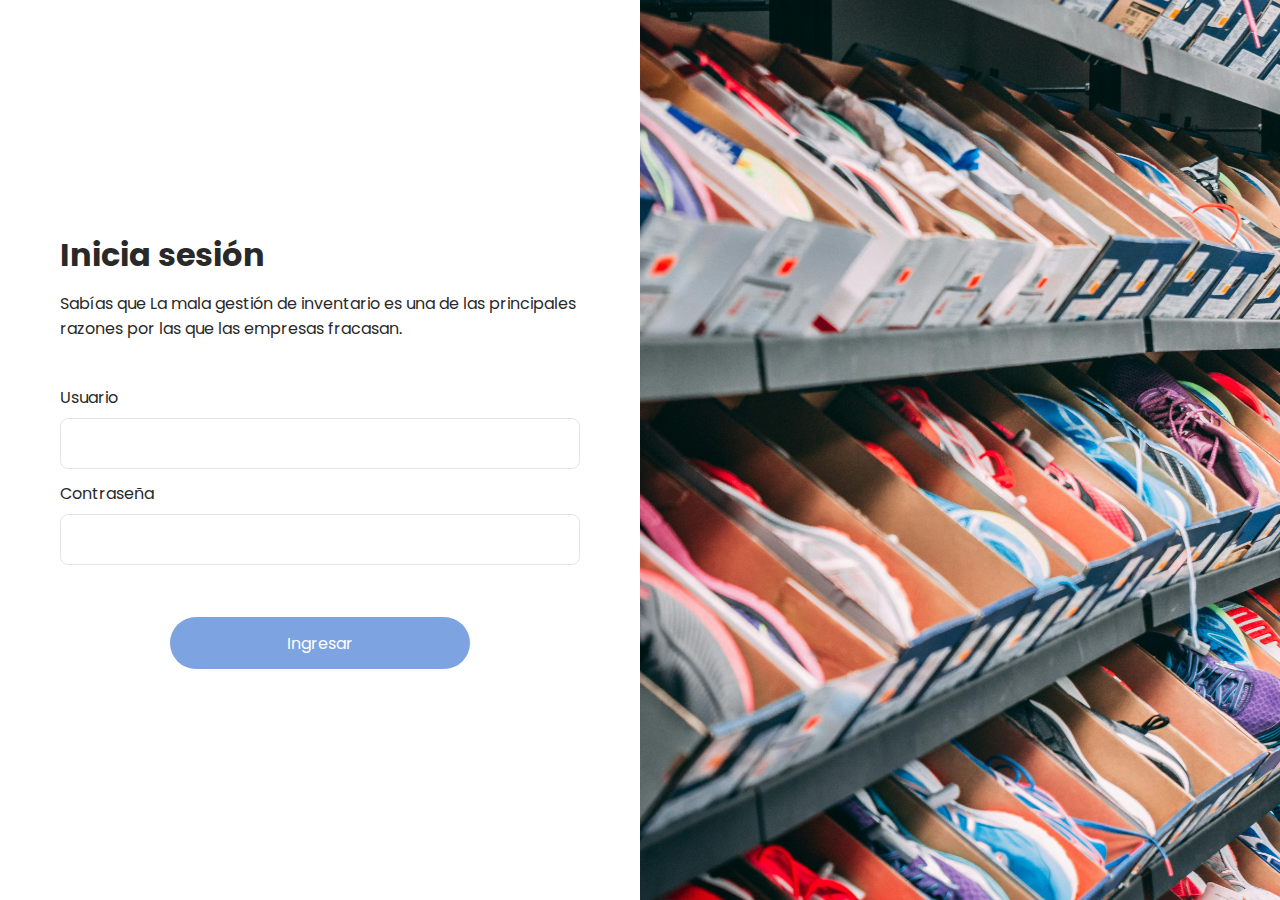
<file: index.html>
<!DOCTYPE html>
<html lang="en">

<head>
    <meta charset="UTF-8">
    <meta name="viewport" content="width=device-width, initial-scale=1.0">
    <title>Calzado</title>
    <style>
        @import url('https://fonts.googleapis.com/css2?family=PT+Sans:ital,wght@0,400;0,700;1,400;1,700&family=Poppins:ital,wght@0,100;0,200;0,300;0,400;0,500;0,600;0,700;0,800;0,900;1,100;1,200;1,300;1,400;1,500;1,600;1,700;1,800;1,900&display=swap');


        * {
            margin: 0;
            padding: 0;
            font-family: 'Poppins';
            color: #292929;
        }

        body {
            display: grid;
            grid-template-columns: 50% 50%;
        }

        body img {
            height: 100vh;
            width: 100%;
            object-fit: cover;
        }

        .sign-in {
            height: 100vh;
            max-width: 700px;
            box-sizing: border-box;
            padding: 80px 60px;
            display: grid;
            align-content: center;
            gap: 12px;
            margin: auto;
        }

        .sign-in p {
            margin-bottom: 32px;
        }

        .input-text {
            display: flex;
            flex-direction: column;
            gap: 8px;
        }

        .input-text input {
            box-sizing: border-box;
            background: white;
            padding: 12px 12px;
            border-radius: 8px;
            border: 1px solid #E5E5E5;
            font-size: 16px;

        }

        .input-text input:focus {
            border: 1px solid #D0D0D0;
            outline: none;
        }

        .loggin-button {
            display: block;
            cursor: pointer;
            border: none;
            border-radius: 40px;
            text-decoration: none;
            background: #7da3e1;
            width: 300px;
            height: 52px;
            display: grid;
            place-items: center;
            color: white;
            place-self: center;
            margin-top: 40px;
        }

        .loggin-button:hover {
            background: #5584CE;
        }

        @media (max-width: 824px) {
            body {
                grid-template-columns: 1fr;

            }


            .sign-in {
                height: 100vh;
                max-width: 460px;
                box-sizing: border-box;
                padding: 24px;
                display: grid;
                align-content: center;
                gap: 12px;
                margin: auto;
            }


            img {
                display: none;
            }
        }
    </style>
</head>

<body>
    <div class="sign-in">
        <h1>Inicia sesión</h1>

        <p>Sabías que La mala gestión de inventario es una de las principales razones por las que las empresas fracasan.
        </p>

        <div class="input-text">
            <label for="">Usuario</label>
            <input type="text" id="username">
        </div>

        <div class="input-text">
            <label for="">Contraseña</label>
            <input type="password" id="password">
        </div>

        <a class="loggin-button" href="#" id="loggin-button">Ingresar</a>

        <!-- <script src="./start.js"></script> -->

        <script src="./src/utils/fetch.js"></script>
        <script src="./src/api/auth/login.js"></script>
        <script src="./src/controllers/login-controller.js"></script>

    </div>
    <img src="./src/img/signin.jpg" alt="">


</body>

</html>
</file>
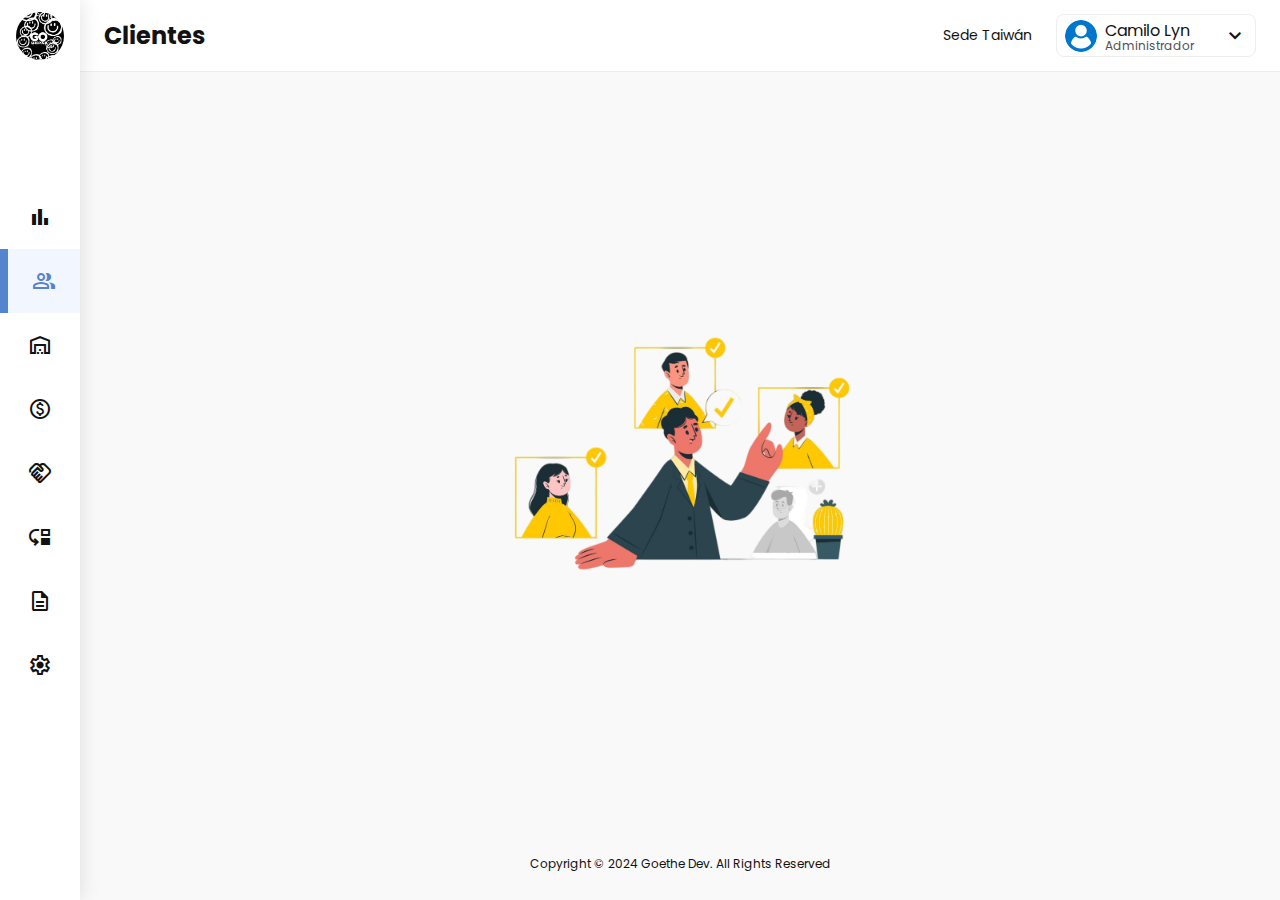
<file: admin/clients.html>
<!DOCTYPE html>
<html lang="en">
<head>
    <meta charset="UTF-8">
    <meta name="viewport" content="width=device-width, initial-scale=1.0">
    <title>admin</title>
    <link rel="stylesheet" href="./main.css">
    <link rel="stylesheet" href="./src/clients.css">
    <link rel="stylesheet" href="https://fonts.googleapis.com/css2?family=Material+Symbols+Outlined:opsz,wght,FILL,GRAD@24,400,0,0" />
</head>
<body>
    <aside class="sidebar shadow">
        <span class="material-symbols-outlined close">close</span>
        <div class="company-info">
            <img src="../src/img/logo.jpg" alt="">
            <h3>Go Shopper Trend</h3>
        </div>

        <div class="sidebar-options">
            <ul>
                <li><a href="./resumen.html" class=""><span class="material-symbols-outlined">bar_chart</span><p>Resumen</p></a></li>
                <li><a href="#" class="option-selected"><span class="material-symbols-outlined">group</span><p>Clientes</p></a></li>
                <li><a href="./stock.html" class=""><span class="material-symbols-outlined">warehouse</span><p>Stock</p></a></li>
                <li><a href="./solds.html" class=""><span class="material-symbols-outlined">paid</span><p>Ventas</p></a></li>
                <li><a href="./remision.html" class=""><span class="material-symbols-outlined">handshake</span><p>Remisiones</p></a></li>
                <li><a href="./traslados.html" class=""><span class="material-symbols-outlined">move_down</span><p>Traslados almacén</p></a></li>
                <li><a href="./inform.html" class=""><span class="material-symbols-outlined">description</span><p>Informes</p></a></li>
                <li><a href="./settings.html" class=""><span class="material-symbols-outlined">settings</span><p>Configuración</p></a></li>
            </ul>

          </div>
    </aside>


    <main class="mainContent">
        <header>
            
            <div>
                <span class="material-symbols-outlined menu-icon">menu</span>
                <h2>Clientes</h2>
            </div>

            <div class="info-user">

                <p>Sede Taiwán</p>
                <div class="user-rol">
                    <img src="../src/img/profile.png" alt="user profile foto">
                    <p>Camilo Lyn</p>
                    <p>Administrador</p>
                    <span class="material-symbols-outlined">
                        keyboard_arrow_down
                    </span>
                </div>

                <div class="user-tooltip shadow">
                    <div>
                        <h3>Camilo Lyn</h3>
                        <p>Administrador</p>
                        <p>Sede Taiwán</p>
                    </div>

                    <ul class="option-list">
                        <li><a id="editUser"><span class="material-symbols-outlined">person</span>Perfil</a></li>
                        <li><a id="changeLocation"><span class="material-symbols-outlined">location_on</span>Sede</a></li>
                        <li><a href="../index.html"><span class="material-symbols-outlined">logout</span>Salir</a></li>
                    </ul>

                </div>

            </div>
        </header>

        <section class="container container-clients">
            <img src="../src/img/clientes.png" alt="">
        </section>

        <footer>
            <p>Copyright  © 2024 Goethe Dev. All Rights Reserved</p>
        </footer>
    </main>

    <!-- Popup sede -->
    <div class="popup" id="popup">
        <div class="overlay"></div>
        <div class="popup-box small center shadow">
            <h2>Cambiar sede</h2>
            <div class="popup-content">
                <select class="lista-desplegable">
                    <option value="0">Seleccionar</option>
                    <option value="1">Sede Taiwán</option>
                    <option value="2">Sede Norte</option>
                    <option value="3">Sede Urbanización el Parque</option>
                  </select>    
            </div>
            
            <div class="popup-controls">
                <button class="close-btn">Cancelar</button>
                <button class="submit-btn">Ok</button>
            </div>
        </div>
     </div>

     <!-- Popup USER -->
     <div class="popup" id="popup-user">
        <div class="overlay"></div>
        <div class="popup-box small center shadow">
            <h2>Editar perfil</h2>
            <div class="popup-content edit-profile">
                <div class="change-foto">
                    <img src="../src/img/profile.png" alt="">
                    <span class="material-symbols-outlined">edit</span>
                </div> 
                <table>
                    <tbody>
                        <tr>
                            <td>Nombre</td>
                            <td>Camilo Lyn</td>
                        </tr>
                        <tr>
                            <td>Usuario</td>
                            <td>clyn-admin</td>
                        </tr>
                        <tr>
                            <td>Email</td>
                            <td>camilo-lyn@gmail.com</td>
                        </tr>
                        <tr>
                            <td>Teléfono</td>
                            <td>322 407 0716</td>
                        </tr>
                        <tr>
                            <td>Rol</td>
                            <td>admin</td>
                        </tr>
                        <tr>
                            <td>Sedes</td>
                            <td>- Sede Taiwán <br>- Sede Norte <br>- Sede Urbanización el Parque</td>
                        </tr>
                    </tbody>
                </table>

            </div>
            
            <div class="popup-controls">
                <button class="close-btn">Cancelar</button>
                <button class="submit-btn">Ok</button>
            </div>
        </div>
     </div>

    <script src="./main.js"></script>
</body>
</html>
</file>
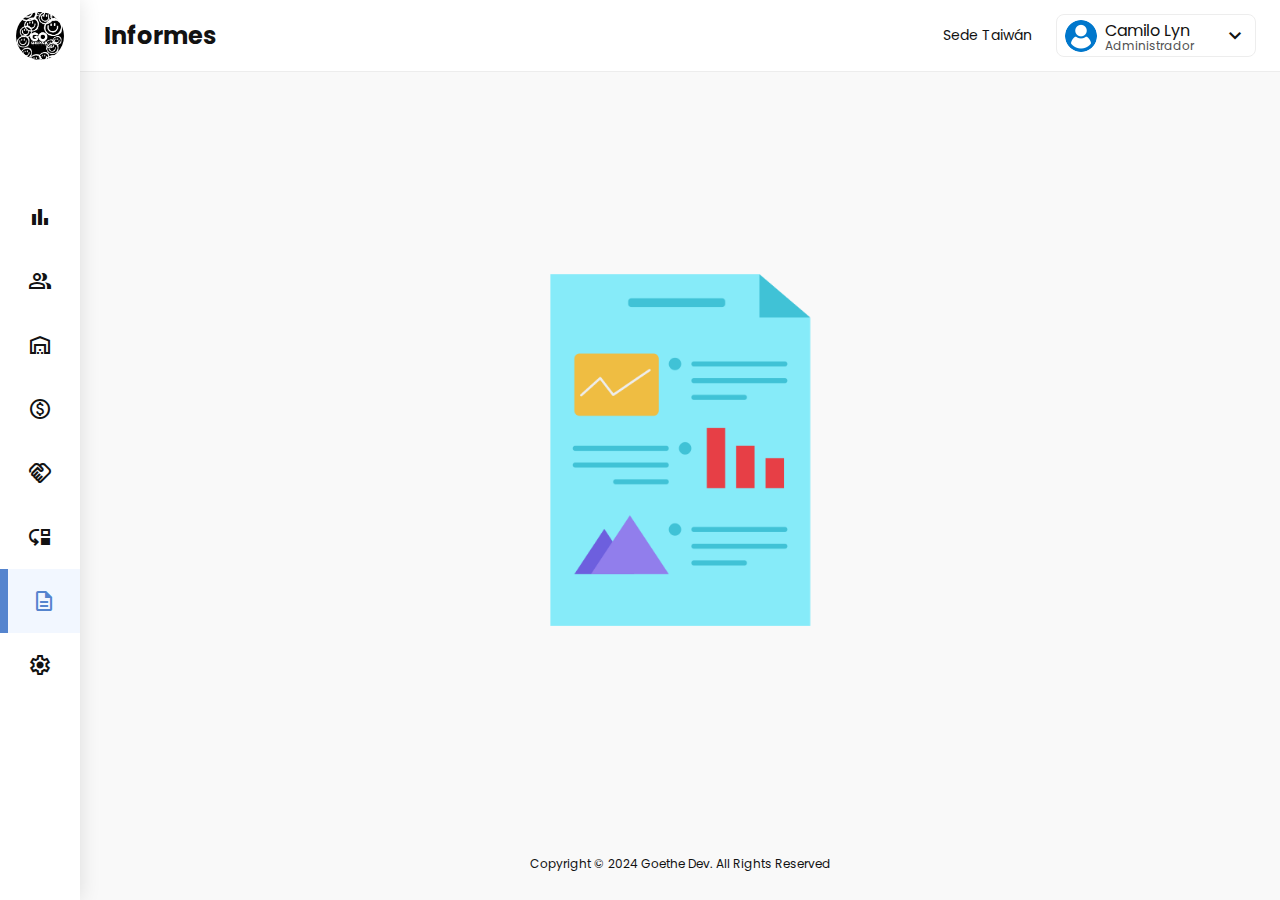
<file: admin/inform.html>
<!DOCTYPE html>
<html lang="en">
<head>
    <meta charset="UTF-8">
    <meta name="viewport" content="width=device-width, initial-scale=1.0">
    <title>admin</title>
    <link rel="stylesheet" href="./main.css">
    <link rel="stylesheet" href="./src/inform.css">
    <link rel="stylesheet" href="https://fonts.googleapis.com/css2?family=Material+Symbols+Outlined:opsz,wght,FILL,GRAD@24,400,0,0" />
</head>
<body>
    <aside class="sidebar shadow">
        <span class="material-symbols-outlined close">close</span>
        <div class="company-info">
            <img src="../src/img/logo.jpg" alt="">
            <h3>Go Shopper Trend</h3>
        </div>

        <div class="sidebar-options">
            <ul>
                <li><a href="./resumen.html" class=""><span class="material-symbols-outlined">bar_chart</span><p>Resumen</p></a></li>
                <li><a href="./clients.html" class=""><span class="material-symbols-outlined">group</span><p>Clientes</p></a></li>
                <li><a href="./stock.html" class=""><span class="material-symbols-outlined">warehouse</span><p>Stock</p></a></li>
                <li><a href="./solds.html" class=""><span class="material-symbols-outlined">paid</span><p>Ventas</p></a></li>
                <li><a href="./remision.html" class=""><span class="material-symbols-outlined">handshake</span><p>Remisiones</p></a></li>
                <li><a href="./traslados.html" class=""><span class="material-symbols-outlined">move_down</span><p>Traslados almacén</p></a></li>
                <li><a href="#" class="option-selected"><span class="material-symbols-outlined">description</span><p>Informes</p></a></li>
                <li><a href="./settings.html" class=""><span class="material-symbols-outlined">settings</span><p>Configuración</p></a></li>
            </ul>

          </div>
    </aside>


    <main class="mainContent">
        <header>
            
            <div>
                <span class="material-symbols-outlined menu-icon">menu</span>
                <h2>Informes</h2>
            </div>

            <div class="info-user">

                <p>Sede Taiwán</p>
                <div class="user-rol">
                    <img src="../src/img/profile.png" alt="user profile foto">
                    <p>Camilo Lyn</p>
                    <p>Administrador</p>
                    <span class="material-symbols-outlined">
                        keyboard_arrow_down
                    </span>
                </div>

                <div class="user-tooltip shadow">
                    <div>
                        <h3>Camilo Lyn</h3>
                        <p>Administrador</p>
                        <p>Sede Taiwán</p>
                    </div>

                    <ul class="option-list">
                        <li><a id="editUser"><span class="material-symbols-outlined">person</span>Perfil</a></li>
                        <li><a id="changeLocation"><span class="material-symbols-outlined">location_on</span>Sede</a></li>
                        <li><a href="../index.html"><span class="material-symbols-outlined">logout</span>Salir</a></li>
                    </ul>

                </div>

            </div>
        </header>

        <section class="container container-inform">
            <img src="../src/img/inform.png" alt="">
        </section>

        <footer>
            <p>Copyright  © 2024 Goethe Dev. All Rights Reserved</p>
        </footer>
    </main>

    <!-- Popup sede -->
    <div class="popup" id="popup">
        <div class="overlay"></div>
        <div class="popup-box small center shadow">
            <h2>Cambiar sede</h2>
            <div class="popup-content">
                <select class="lista-desplegable">
                    <option value="0">Seleccionar</option>
                    <option value="1">Sede Taiwán</option>
                    <option value="2">Sede Norte</option>
                    <option value="3">Sede Urbanización el Parque</option>
                  </select>    
            </div>
            
            <div class="popup-controls">
                <button class="close-btn">Cancelar</button>
                <button class="submit-btn">Ok</button>
            </div>
        </div>
     </div>

     <!-- Popup USER -->
     <div class="popup" id="popup-user">
        <div class="overlay"></div>
        <div class="popup-box small center shadow">
            <h2>Editar perfil</h2>
            <div class="popup-content edit-profile">
                <div class="change-foto">
                    <img src="../src/img/profile.png" alt="">
                    <span class="material-symbols-outlined">edit</span>
                </div> 
                <table>
                    <tbody>
                        <tr>
                            <td>Nombre</td>
                            <td>Camilo Lyn</td>
                        </tr>
                        <tr>
                            <td>Usuario</td>
                            <td>clyn-admin</td>
                        </tr>
                        <tr>
                            <td>Email</td>
                            <td>camilo-lyn@gmail.com</td>
                        </tr>
                        <tr>
                            <td>Teléfono</td>
                            <td>322 407 0716</td>
                        </tr>
                        <tr>
                            <td>Rol</td>
                            <td>admin</td>
                        </tr>
                        <tr>
                            <td>Sedes</td>
                            <td>- Sede Taiwán <br>- Sede Norte <br>- Sede Urbanización el Parque</td>
                        </tr>
                    </tbody>
                </table>

            </div>
            
            <div class="popup-controls">
                <button class="close-btn">Cancelar</button>
                <button class="submit-btn">Ok</button>
            </div>
        </div>
     </div>

    <script src="./main.js"></script>
</body>
</html>
</file>
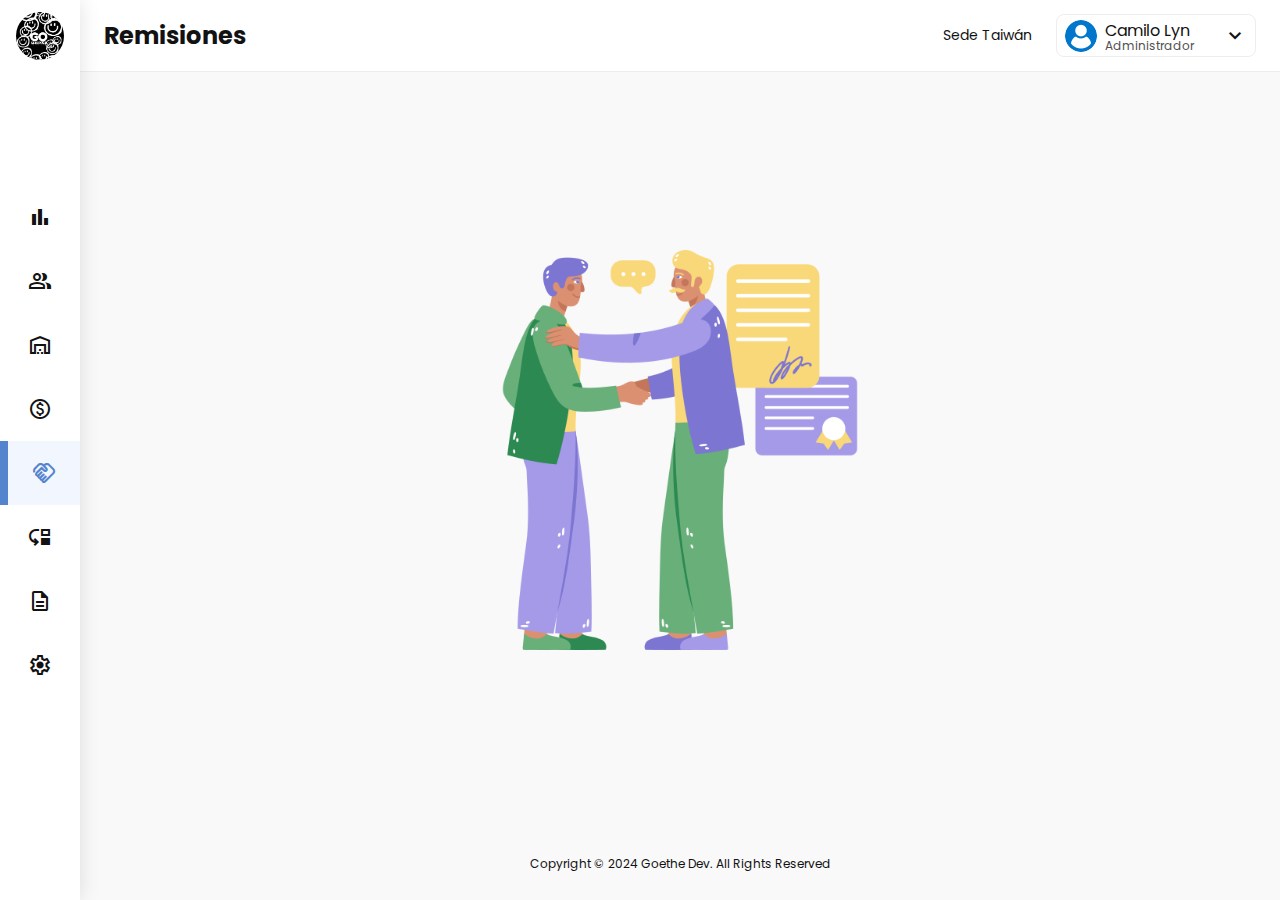
<file: admin/remision.html>
<!DOCTYPE html>
<html lang="en">
<head>
    <meta charset="UTF-8">
    <meta name="viewport" content="width=device-width, initial-scale=1.0">
    <title>admin</title>
    <link rel="stylesheet" href="./main.css">
    <link rel="stylesheet" href="./src/remision.css">
    <link rel="stylesheet" href="https://fonts.googleapis.com/css2?family=Material+Symbols+Outlined:opsz,wght,FILL,GRAD@24,400,0,0" />
</head>
<body>
    <aside class="sidebar shadow">
        <span class="material-symbols-outlined close">close</span>
        <div class="company-info">
            <img src="../src/img/logo.jpg" alt="">
            <h3>Go Shopper Trend</h3>
        </div>

        <div class="sidebar-options">
            <ul>
                <li><a href="./resumen.html" class=""><span class="material-symbols-outlined">bar_chart</span><p>Resumen</p></a></li>
                <li><a href="./clients.html" class=""><span class="material-symbols-outlined">group</span><p>Clientes</p></a></li>
                <li><a href="./stock.html" class=""><span class="material-symbols-outlined">warehouse</span><p>Stock</p></a></li>
                <li><a href="./solds.html" class=""><span class="material-symbols-outlined">paid</span><p>Ventas</p></a></li>
                <li><a href="#" class="option-selected"><span class="material-symbols-outlined">handshake</span><p>Remisiones</p></a></li>
                <li><a href="./traslados.html" class=""><span class="material-symbols-outlined">move_down</span><p>Traslados almacén</p></a></li>
                <li><a href="./inform.html" class=""><span class="material-symbols-outlined">description</span><p>Informes</p></a></li>
                <li><a href="./settings.html" class=""><span class="material-symbols-outlined">settings</span><p>Configuración</p></a></li>
            </ul>

          </div>
    </aside>


    <main class="mainContent">
        <header>
            
            <div>
                <span class="material-symbols-outlined menu-icon">menu</span>
                <h2>Remisiones</h2>
            </div>

            <div class="info-user">

                <p>Sede Taiwán</p>
                <div class="user-rol">
                    <img src="../src/img/profile.png" alt="user profile foto">
                    <p>Camilo Lyn</p>
                    <p>Administrador</p>
                    <span class="material-symbols-outlined">
                        keyboard_arrow_down
                    </span>
                </div>

                <div class="user-tooltip shadow">
                    <div>
                        <h3>Camilo Lyn</h3>
                        <p>Administrador</p>
                        <p>Sede Taiwán</p>
                    </div>

                    <ul class="option-list">
                        <li><a id="editUser"><span class="material-symbols-outlined">person</span>Perfil</a></li>
                        <li><a id="changeLocation"><span class="material-symbols-outlined">location_on</span>Sede</a></li>
                        <li><a href="../index.html"><span class="material-symbols-outlined">logout</span>Salir</a></li>
                    </ul>

                </div>

            </div>
        </header>

        <section class="container container-remision">
            <img src="../src/img/business.png" alt="">
        </section>

        <footer>
            <p>Copyright  © 2024 Goethe Dev. All Rights Reserved</p>
        </footer>
    </main>

    <!-- Popup sede -->
    <div class="popup" id="popup">
        <div class="overlay"></div>
        <div class="popup-box small center shadow">
            <h2>Cambiar sede</h2>
            <div class="popup-content">
                <select class="lista-desplegable">
                    <option value="0">Seleccionar</option>
                    <option value="1">Sede Taiwán</option>
                    <option value="2">Sede Norte</option>
                    <option value="3">Sede Urbanización el Parque</option>
                  </select>    
            </div>
            
            <div class="popup-controls">
                <button class="close-btn">Cancelar</button>
                <button class="submit-btn">Ok</button>
            </div>
        </div>
     </div>

     <!-- Popup USER -->
     <div class="popup" id="popup-user">
        <div class="overlay"></div>
        <div class="popup-box small center shadow">
            <h2>Editar perfil</h2>
            <div class="popup-content edit-profile">
                <div class="change-foto">
                    <img src="../src/img/profile.png" alt="">
                    <span class="material-symbols-outlined">edit</span>
                </div> 
                <table>
                    <tbody>
                        <tr>
                            <td>Nombre</td>
                            <td>Camilo Lyn</td>
                        </tr>
                        <tr>
                            <td>Usuario</td>
                            <td>clyn-admin</td>
                        </tr>
                        <tr>
                            <td>Email</td>
                            <td>camilo-lyn@gmail.com</td>
                        </tr>
                        <tr>
                            <td>Teléfono</td>
                            <td>322 407 0716</td>
                        </tr>
                        <tr>
                            <td>Rol</td>
                            <td>admin</td>
                        </tr>
                        <tr>
                            <td>Sedes</td>
                            <td>- Sede Taiwán <br>- Sede Norte <br>- Sede Urbanización el Parque</td>
                        </tr>
                    </tbody>
                </table>

            </div>
            
            <div class="popup-controls">
                <button class="close-btn">Cancelar</button>
                <button class="submit-btn">Ok</button>
            </div>
        </div>
     </div>

    <script src="./main.js"></script>
</body>
</html>
</file>
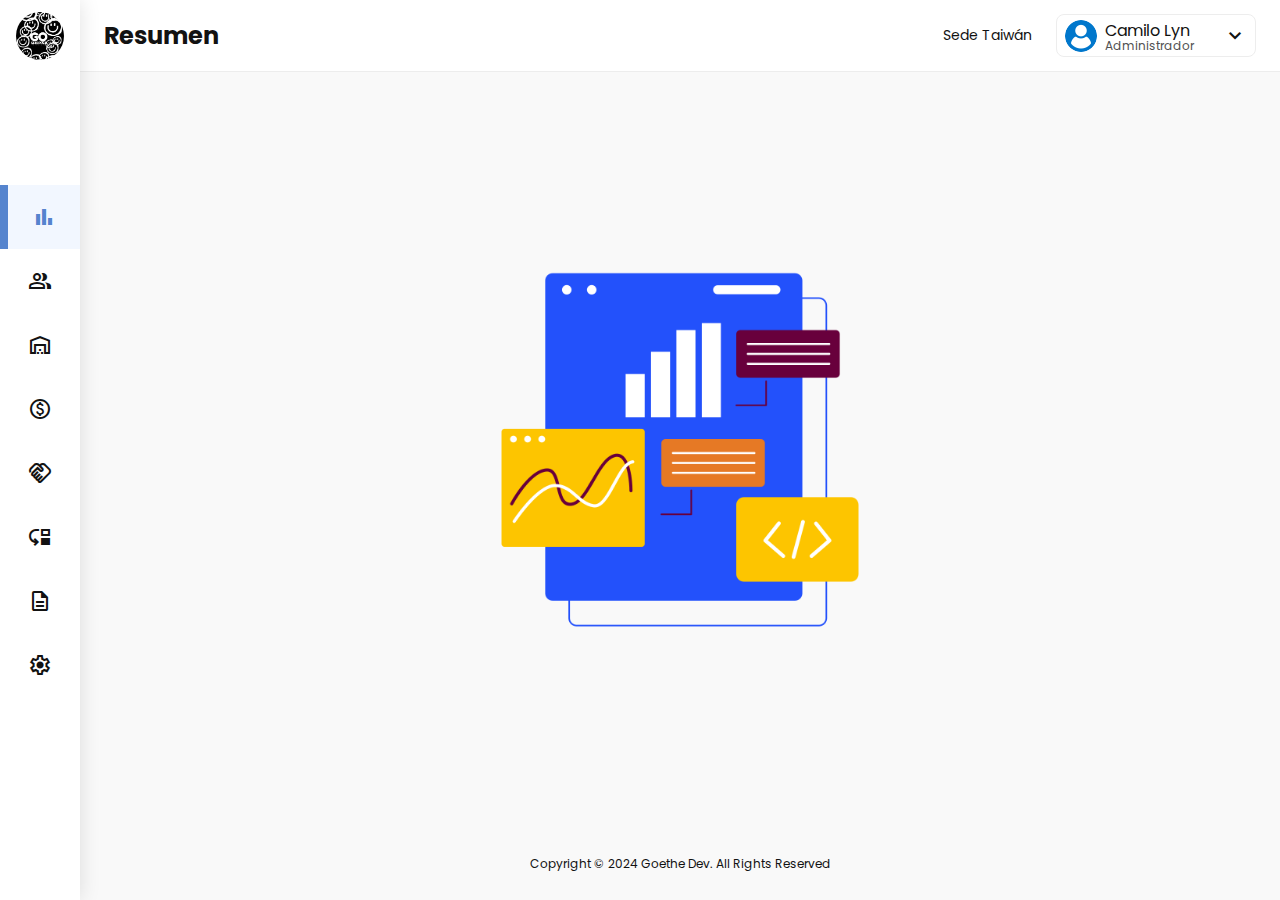
<file: admin/resumen.html>
<!DOCTYPE html>
<html lang="en">
<head>
    <meta charset="UTF-8">
    <meta name="viewport" content="width=device-width, initial-scale=1.0">
    <title>admin</title>
    <link rel="stylesheet" href="./main.css">
    <link rel="stylesheet" href="./src/resumen.css">
    <link rel="stylesheet" href="https://fonts.googleapis.com/css2?family=Material+Symbols+Outlined:opsz,wght,FILL,GRAD@24,400,0,0" />
</head>
<body>
    <aside class="sidebar shadow">
        <span class="material-symbols-outlined close">close</span>
        <div class="company-info">
            <img src="../src/img/logo.jpg" alt="">
            <h3>Go Shopper Trend</h3>
        </div>

        <div class="sidebar-options">
            <ul>
                <li><a href="#" class="option-selected"><span class="material-symbols-outlined">bar_chart</span><p>Resumen</p></a></li>
                <li><a href="./clients.html" class=""><span class="material-symbols-outlined">group</span><p>Clientes</p></a></li>
                <li><a href="./stock.html" class=""><span class="material-symbols-outlined">warehouse</span><p>Stock</p></a></li>
                <li><a href="./solds.html" class=""><span class="material-symbols-outlined">paid</span><p>Ventas</p></a></li>
                <li><a href="./remision.html" class=""><span class="material-symbols-outlined">handshake</span><p>Remisiones</p></a></li>
                <li><a href="./traslados.html" class=""><span class="material-symbols-outlined">move_down</span><p>Traslados almacén</p></a></li>
                <li><a href="./inform.html" class=""><span class="material-symbols-outlined">description</span><p>Informes</p></a></li>
                <li><a href="./settings.html" class=""><span class="material-symbols-outlined">settings</span><p>Configuración</p></a></li>
            </ul>

          </div>
    </aside>


    <main class="mainContent">
        <header>
            
            <div>
                <span class="material-symbols-outlined menu-icon">menu</span>
                <h2>Resumen</h2>
            </div>

            <div class="info-user">

                <p>Sede Taiwán</p>
                <div class="user-rol">
                    <img src="../src/img/profile.png" alt="user profile foto">
                    <p>Camilo Lyn</p>
                    <p>Administrador</p>
                    <span class="material-symbols-outlined">
                        keyboard_arrow_down
                    </span>
                </div>

                <div class="user-tooltip shadow">
                    <div>
                        <h3>Camilo Lyn</h3>
                        <p>Administrador</p>
                        <p>Sede Taiwán</p>
                    </div>

                    <ul class="option-list">
                        <li><a id="editUser"><span class="material-symbols-outlined">person</span>Perfil</a></li>
                        <li><a id="changeLocation"><span class="material-symbols-outlined">location_on</span>Sede</a></li>
                        <li><a href="../index.html"><span class="material-symbols-outlined">logout</span>Salir</a></li>
                    </ul>

                </div>

            </div>
        </header>

        <section class="container container-resumen">
            <img src="../src/img/dashboard.png" alt="">
        </section>

        <footer>
            <p>Copyright  © 2024 Goethe Dev. All Rights Reserved</p>
        </footer>
    </main>

    <!-- Popup sede -->
    <div class="popup" id="popup">
        <div class="overlay"></div>
        <div class="popup-box small center shadow">
            <h2>Cambiar sede</h2>
            <div class="popup-content">
                <select class="lista-desplegable">
                    <option value="0">Seleccionar</option>
                    <option value="1">Sede Taiwán</option>
                    <option value="2">Sede Norte</option>
                    <option value="3">Sede Urbanización el Parque</option>
                  </select>    
            </div>
            
            <div class="popup-controls">
                <button class="close-btn">Cancelar</button>
                <button class="submit-btn">Ok</button>
            </div>
        </div>
     </div>

     <!-- Popup USER -->
     <div class="popup" id="popup-user">
        <div class="overlay"></div>
        <div class="popup-box small center shadow">
            <h2>Editar perfil</h2>
            <div class="popup-content edit-profile">
                <div class="change-foto">
                    <img src="../src/img/profile.png" alt="">
                    <span class="material-symbols-outlined">edit</span>
                </div> 
                <table>
                    <tbody>
                        <tr>
                            <td>Nombre</td>
                            <td>Camilo Lyn</td>
                        </tr>
                        <tr>
                            <td>Usuario</td>
                            <td>clyn-admin</td>
                        </tr>
                        <tr>
                            <td>Email</td>
                            <td>camilo-lyn@gmail.com</td>
                        </tr>
                        <tr>
                            <td>Teléfono</td>
                            <td>322 407 0716</td>
                        </tr>
                        <tr>
                            <td>Rol</td>
                            <td>admin</td>
                        </tr>
                        <tr>
                            <td>Sedes</td>
                            <td>- Sede Taiwán <br>- Sede Norte <br>- Sede Urbanización el Parque</td>
                        </tr>
                    </tbody>
                </table>

            </div>
            
            <div class="popup-controls">
                <button class="close-btn">Cancelar</button>
                <button class="submit-btn">Ok</button>
            </div>
        </div>
     </div>

    <script src="./main.js"></script>
</body>
</html>
</file>
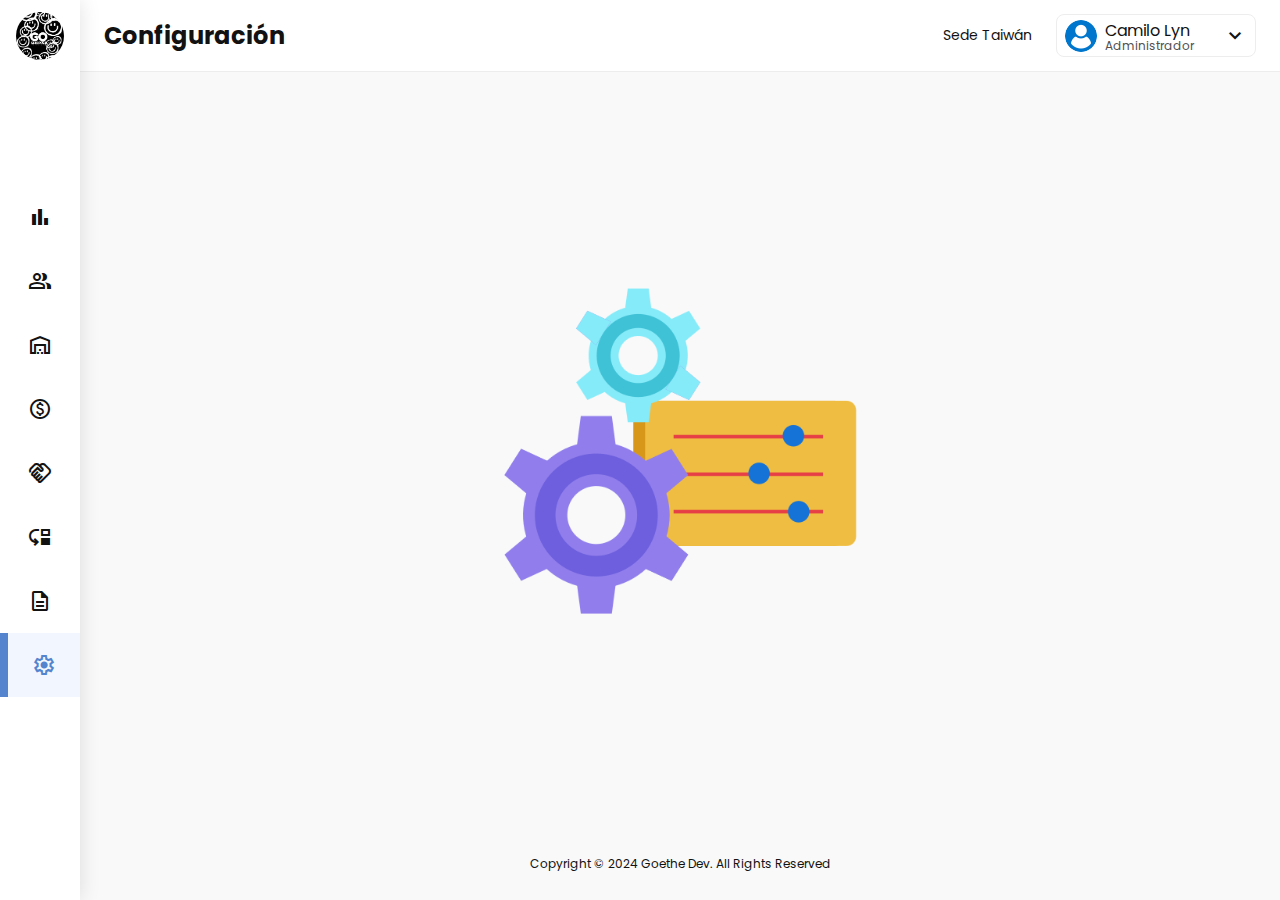
<file: admin/settings.html>
<!DOCTYPE html>
<html lang="en">
<head>
    <meta charset="UTF-8">
    <meta name="viewport" content="width=device-width, initial-scale=1.0">
    <title>admin</title>
    <link rel="stylesheet" href="./main.css">
    <link rel="stylesheet" href="./src/settings.css">
    <link rel="stylesheet" href="https://fonts.googleapis.com/css2?family=Material+Symbols+Outlined:opsz,wght,FILL,GRAD@24,400,0,0" />
</head>
<body>
    <aside class="sidebar shadow">
        <span class="material-symbols-outlined close">close</span>
        <div class="company-info">
            <img src="../src/img/logo.jpg" alt="">
            <h3>Go Shopper Trend</h3>
        </div>

        <div class="sidebar-options">
            <ul>
                <li><a href="./resumen.html" class=""><span class="material-symbols-outlined">bar_chart</span><p>Resumen</p></a></li>
                <li><a href="./clients.html" class=""><span class="material-symbols-outlined">group</span><p>Clientes</p></a></li>
                <li><a href="./stock.html" class=""><span class="material-symbols-outlined">warehouse</span><p>Stock</p></a></li>
                <li><a href="./solds.html" class=""><span class="material-symbols-outlined">paid</span><p>Ventas</p></a></li>
                <li><a href="./remision.html" class=""><span class="material-symbols-outlined">handshake</span><p>Remisiones</p></a></li>
                <li><a href="./traslados.html" class=""><span class="material-symbols-outlined">move_down</span><p>Traslados almacén</p></a></li>
                <li><a href="./inform.html" class=""><span class="material-symbols-outlined">description</span><p>Informes</p></a></li>
                <li><a href="#" class="option-selected"><span class="material-symbols-outlined">settings</span><p>Configuración</p></a></li>
            </ul>

          </div>
    </aside>


    <main class="mainContent">
        <header>
            
            <div>
                <span class="material-symbols-outlined menu-icon">menu</span>
                <h2>Configuración</h2>
            </div>

            <div class="info-user">

                <p>Sede Taiwán</p>
                <div class="user-rol">
                    <img src="../src/img/profile.png" alt="user profile foto">
                    <p>Camilo Lyn</p>
                    <p>Administrador</p>
                    <span class="material-symbols-outlined">
                        keyboard_arrow_down
                    </span>
                </div>

                <div class="user-tooltip shadow">
                    <div>
                        <h3>Camilo Lyn</h3>
                        <p>Administrador</p>
                        <p>Sede Taiwán</p>
                    </div>

                    <ul class="option-list">
                        <li><a id="editUser"><span class="material-symbols-outlined">person</span>Perfil</a></li>
                        <li><a id="changeLocation"><span class="material-symbols-outlined">location_on</span>Sede</a></li>
                        <li><a href="../index.html"><span class="material-symbols-outlined">logout</span>Salir</a></li>
                    </ul>

                </div>

            </div>
        </header>

        <section class="container container-settings">
            <img src="../src/img/settings.png" alt="">
        </section>

        <footer>
            <p>Copyright  © 2024 Goethe Dev. All Rights Reserved</p>
        </footer>
    </main>

    <!-- Popup sede -->
    <div class="popup" id="popup">
        <div class="overlay"></div>
        <div class="popup-box small center shadow">
            <h2>Cambiar sede</h2>
            <div class="popup-content">
                <select class="lista-desplegable">
                    <option value="0">Seleccionar</option>
                    <option value="1">Sede Taiwán</option>
                    <option value="2">Sede Norte</option>
                    <option value="3">Sede Urbanización el Parque</option>
                  </select>    
            </div>
            
            <div class="popup-controls">
                <button class="close-btn">Cancelar</button>
                <button class="submit-btn">Ok</button>
            </div>
        </div>
     </div>

     <!-- Popup USER -->
     <div class="popup" id="popup-user">
        <div class="overlay"></div>
        <div class="popup-box small center shadow">
            <h2>Editar perfil</h2>
            <div class="popup-content edit-profile">
                <div class="change-foto">
                    <img src="../src/img/profile.png" alt="">
                    <span class="material-symbols-outlined">edit</span>
                </div> 
                <table>
                    <tbody>
                        <tr>
                            <td>Nombre</td>
                            <td>Camilo Lyn</td>
                        </tr>
                        <tr>
                            <td>Usuario</td>
                            <td>clyn-admin</td>
                        </tr>
                        <tr>
                            <td>Email</td>
                            <td>camilo-lyn@gmail.com</td>
                        </tr>
                        <tr>
                            <td>Teléfono</td>
                            <td>322 407 0716</td>
                        </tr>
                        <tr>
                            <td>Rol</td>
                            <td>admin</td>
                        </tr>
                        <tr>
                            <td>Sedes</td>
                            <td>- Sede Taiwán <br>- Sede Norte <br>- Sede Urbanización el Parque</td>
                        </tr>
                    </tbody>
                </table>

            </div>
            
            <div class="popup-controls">
                <button class="close-btn">Cancelar</button>
                <button class="submit-btn">Ok</button>
            </div>
        </div>
     </div>

    <script src="./main.js"></script>
</body>
</html>
</file>
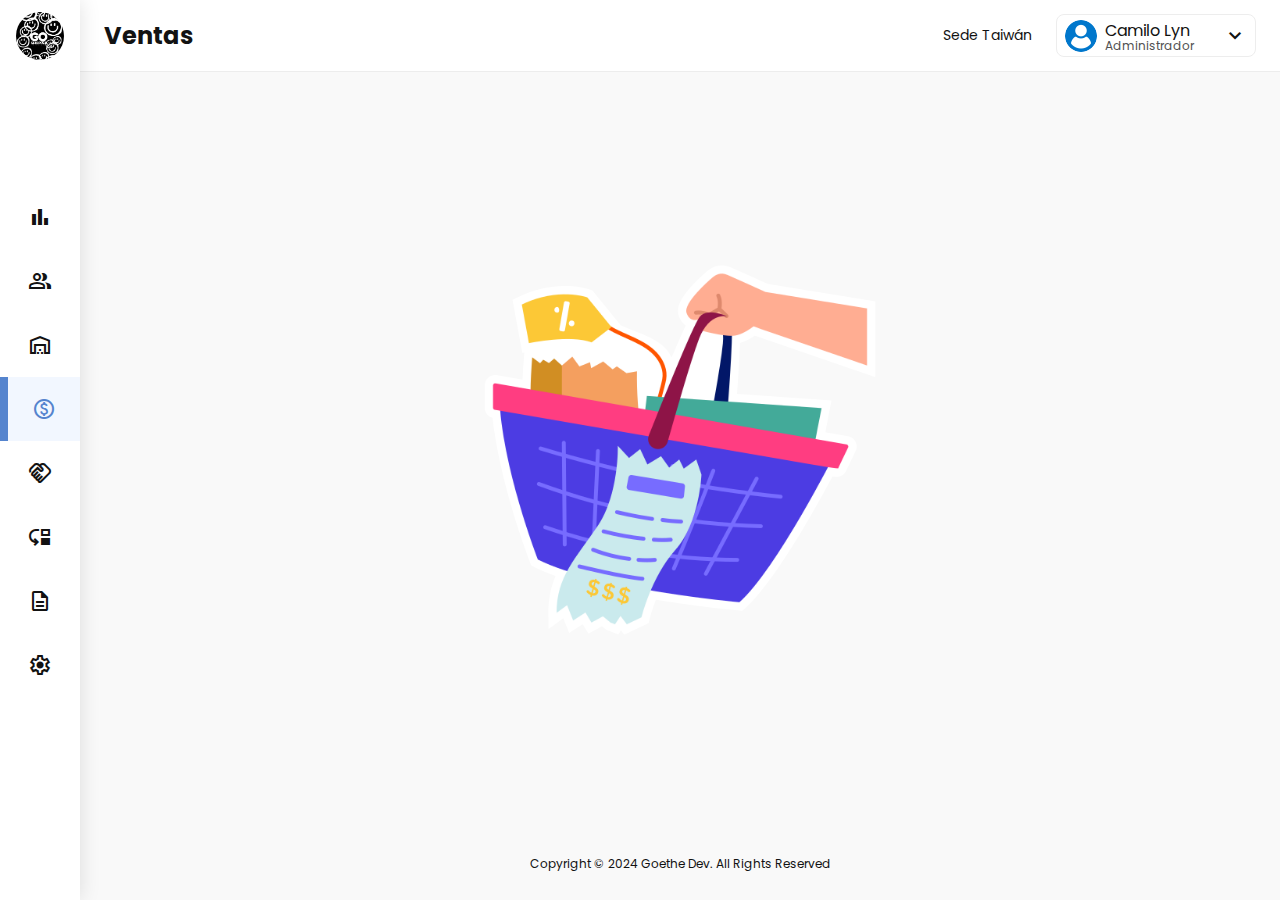
<file: admin/solds.html>
<!DOCTYPE html>
<html lang="en">
<head>
    <meta charset="UTF-8">
    <meta name="viewport" content="width=device-width, initial-scale=1.0">
    <title>admin</title>
    <link rel="stylesheet" href="./main.css">
    <link rel="stylesheet" href="./src/solds.css">
    <link rel="stylesheet" href="https://fonts.googleapis.com/css2?family=Material+Symbols+Outlined:opsz,wght,FILL,GRAD@24,400,0,0" />
</head>
<body>
    <aside class="sidebar shadow">
        <span class="material-symbols-outlined close">close</span>
        <div class="company-info">
            <img src="../src/img/logo.jpg" alt="">
            <h3>Go Shopper Trend</h3>
        </div>

        <div class="sidebar-options">
            <ul>
                <li><a href="./resumen.html" class=""><span class="material-symbols-outlined">bar_chart</span><p>Resumen</p></a></li>
                <li><a href="./clients.html" class=""><span class="material-symbols-outlined">group</span><p>Clientes</p></a></li>
                <li><a href="./stock.html" class=""><span class="material-symbols-outlined">warehouse</span><p>Stock</p></a></li>
                <li><a href="#./solds.html" class="option-selected"><span class="material-symbols-outlined">paid</span><p>Ventas</p></a></li>
                <li><a href="./remision.html" class=""><span class="material-symbols-outlined">handshake</span><p>Remisiones</p></a></li>
                <li><a href="./traslados.html" class=""><span class="material-symbols-outlined">move_down</span><p>Traslados almacén</p></a></li>
                <li><a href="./inform.html" class=""><span class="material-symbols-outlined">description</span><p>Informes</p></a></li>
                <li><a href="./settings.html" class=""><span class="material-symbols-outlined">settings</span><p>Configuración</p></a></li>
            </ul>

          </div>
    </aside>


    <main class="mainContent">
        <header>
            
            <div>
                <span class="material-symbols-outlined menu-icon">menu</span>
                <h2>Ventas</h2>
            </div>

            <div class="info-user">

                <p>Sede Taiwán</p>
                <div class="user-rol">
                    <img src="../src/img/profile.png" alt="user profile foto">
                    <p>Camilo Lyn</p>
                    <p>Administrador</p>
                    <span class="material-symbols-outlined">
                        keyboard_arrow_down
                    </span>
                </div>

                <div class="user-tooltip shadow">
                    <div>
                        <h3>Camilo Lyn</h3>
                        <p>Administrador</p>
                        <p>Sede Taiwán</p>
                    </div>

                    <ul class="option-list">
                        <li><a id="editUser"><span class="material-symbols-outlined">person</span>Perfil</a></li>
                        <li><a id="changeLocation"><span class="material-symbols-outlined">location_on</span>Sede</a></li>
                        <li><a href="../index.html"><span class="material-symbols-outlined">logout</span>Salir</a></li>
                    </ul>

                </div>

            </div>
        </header>

        <section class="container container-solds">
            <img src="../src/img/seller.png" alt="">
        </section>

        <footer>
            <p>Copyright  © 2024 Goethe Dev. All Rights Reserved</p>
        </footer>
    </main>

    <!-- Popup sede -->
    <div class="popup" id="popup">
        <div class="overlay"></div>
        <div class="popup-box small center shadow">
            <h2>Cambiar sede</h2>
            <div class="popup-content">
                <select class="lista-desplegable">
                    <option value="0">Seleccionar</option>
                    <option value="1">Sede Taiwán</option>
                    <option value="2">Sede Norte</option>
                    <option value="3">Sede Urbanización el Parque</option>
                  </select>    
            </div>
            
            <div class="popup-controls">
                <button class="close-btn">Cancelar</button>
                <button class="submit-btn">Ok</button>
            </div>
        </div>
     </div>

     <!-- Popup USER -->
     <div class="popup" id="popup-user">
        <div class="overlay"></div>
        <div class="popup-box small center shadow">
            <h2>Editar perfil</h2>
            <div class="popup-content edit-profile">
                <div class="change-foto">
                    <img src="../src/img/profile.png" alt="">
                    <span class="material-symbols-outlined">edit</span>
                </div> 
                <table>
                    <tbody>
                        <tr>
                            <td>Nombre</td>
                            <td>Camilo Lyn</td>
                        </tr>
                        <tr>
                            <td>Usuario</td>
                            <td>clyn-admin</td>
                        </tr>
                        <tr>
                            <td>Email</td>
                            <td>camilo-lyn@gmail.com</td>
                        </tr>
                        <tr>
                            <td>Teléfono</td>
                            <td>322 407 0716</td>
                        </tr>
                        <tr>
                            <td>Rol</td>
                            <td>admin</td>
                        </tr>
                        <tr>
                            <td>Sedes</td>
                            <td>- Sede Taiwán <br>- Sede Norte <br>- Sede Urbanización el Parque</td>
                        </tr>
                    </tbody>
                </table>

            </div>
            
            <div class="popup-controls">
                <button class="close-btn">Cancelar</button>
                <button class="submit-btn">Ok</button>
            </div>
        </div>
     </div>

    <script src="./main.js"></script>
</body>
</html>
</file>
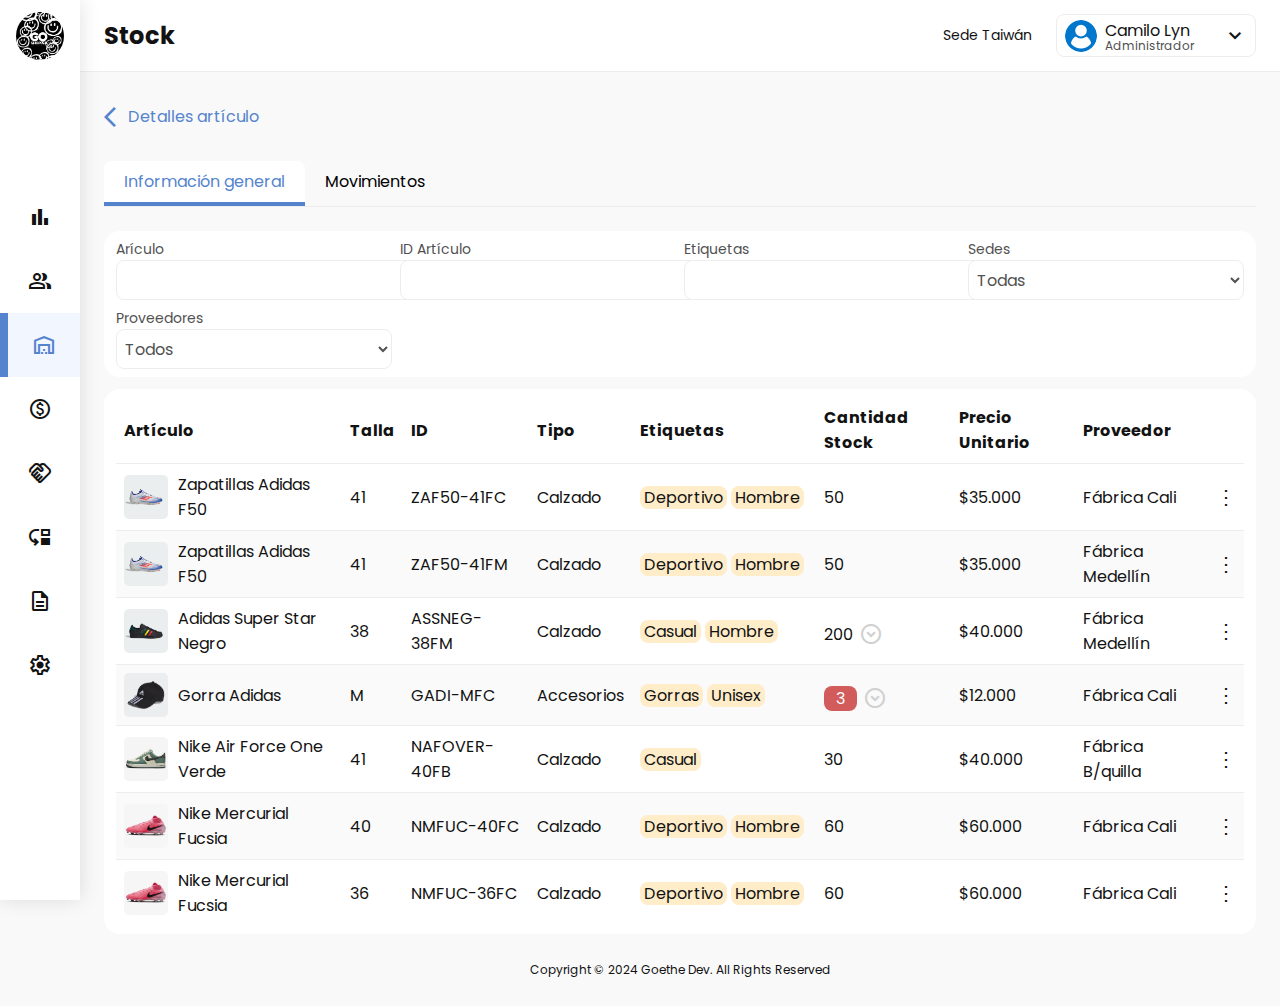
<file: admin/stock-article-detail.html>
<!DOCTYPE html>
<html lang="en">
<head>
    <meta charset="UTF-8">
    <meta name="viewport" content="width=device-width, initial-scale=1.0">
    <title>admin</title>
    <link rel="stylesheet" href="./main.css">
    <link rel="stylesheet" href="./src/stock.css">
    <link rel="stylesheet" href="./src/stock-article-details.css">
    <link rel="stylesheet" href="https://fonts.googleapis.com/css2?family=Material+Symbols+Outlined:opsz,wght,FILL,GRAD@24,400,0,0" />
</head>
<body>
    <aside class="sidebar shadow">
        <span class="material-symbols-outlined close">close</span>
        <div class="company-info">
            <img src="../src/img/logo.jpg" alt="">
            <h3>Go Shopper Trend</h3>
        </div>

        <div class="sidebar-options">
            <ul>
                <li><a href="./resumen.html" class=""><span class="material-symbols-outlined">bar_chart</span><p>Resumen</p></a></li>
                <li><a href="./clients.html" class=""><span class="material-symbols-outlined">group</span><p>Clientes</p></a></li>
                <li><a href="#" class="option-selected"><span class="material-symbols-outlined">warehouse</span><p>Stock</p></a></li>
                <li><a href="./solds.html" class=""><span class="material-symbols-outlined">paid</span><p>Ventas</p></a></li>
                <li><a href="./remision.html" class=""><span class="material-symbols-outlined">handshake</span><p>Remisiones</p></a></li>
                <li><a href="./traslados.html" class=""><span class="material-symbols-outlined">move_down</span><p>Traslados almacén</p></a></li>
                <li><a href="./inform.html" class=""><span class="material-symbols-outlined">description</span><p>Informes</p></a></li>
                <li><a href="./settings.html" class=""><span class="material-symbols-outlined">settings</span><p>Configuración</p></a></li>
            </ul>

          </div>
    </aside>


    <main class="mainContent">
        <header>
            
            <div>
                <span class="material-symbols-outlined menu-icon">menu</span>
                <h2>Stock</h2>
            </div>

            <div class="info-user">

                <p>Sede Taiwán</p>
                <div class="user-rol">
                    <img src="../src/img/profile.png" alt="user profile foto">
                    <p>Camilo Lyn</p>
                    <p>Administrador</p>
                    <span class="material-symbols-outlined">
                        keyboard_arrow_down
                    </span>
                </div>

                <div class="user-tooltip shadow">
                    <div>
                        <h3>Camilo Lyn</h3>
                        <p>Administrador</p>
                        <p>Sede Taiwán</p>
                    </div>

                    <ul class="option-list">
                        <li><a id="editUser"><span class="material-symbols-outlined">person</span>Perfil</a></li>
                        <li><a id="changeLocation"><span class="material-symbols-outlined">location_on</span>Sede</a></li>
                        <li><a href="../index.html"><span class="material-symbols-outlined">logout</span>Salir</a></li>
                    </ul>

                </div>

            </div>
        </header>

        <section class="container container-detalle-articulo">
            <div>
                <a href="./stock.html"><span class="material-symbols-outlined">arrow_back_ios</span>Detalles artículo</a>
            </div>

            <div class="tabs">
                <button class="tab tab-selected" id="tab-1">Información general</button>
                <button class="tab" id="tab-2">Movimientos</button>
            </div>

            <section class="tab-content" id="section-1">
                <div class="stock-filters card all-width">
                    <div class="input-busqueda">
                        <label for="">Arículo</label>
                        <input type="text">
                    </div>
                    <div class="input-busqueda">
                        <label for="">ID Artículo</label>
                        <input type="text">
                    </div>
                    <div class="input-busqueda">
                        <label for="">Etiquetas</label>
                        <input type="text" >
                        
                    </div>
                    <div class="input-busqueda">
                        <label for="">Sedes</label>
                        <select class="lista-desplegable">
                            <option value="1">Todas</option>
                            <option value="2">Sede Taiwán</option>
                            <option value="3">Sede Norte</option>
                            <option value="4">Sede Urbanización el Parque</option>
                          </select>  
                    </div>
                    <div class="input-busqueda">
                        <label for="">Proveedores</label>
                        <select class="lista-desplegable">
                            <option value="1">Todos</option>
                            <option value="2">Fábrica Cali</option>
                            <option value="3">Fábrica Medellín</option>
                            <option value="4">Fábrica B/quilla</option>
                          </select>  
                    </div>
                </div>
    
    
                <div class="stock-table card all-width">
                    <table class="stock-table">
                        <thead>
                            <tr>
                                <th>Artículo</th>
                                <th>Talla</th>
                                <th>ID</th>
                                <th>Tipo</th>
                                <th>Etiquetas</th>
                                <th>Cantidad Stock</th>
                                <th>Precio Unitario</th>
                                <th>Proveedor</th>
                                <th></th>
    
                            </tr>
                        </thead>
                        <tbody>
                            <tr>
                                <td class="product-name">
                                    <img src="../src/img/adidas-f50.png" alt="Zapatos Running" class="product-image">
                                    Zapatillas Adidas F50
                                </td>
                                <td>41</td>
                                <td>ZAF50-41FC</td>
                                <td>Calzado</td>
                                <td><span class="etiqueta">Deportivo</span><span class="etiqueta">Hombre</span></td>
                                <td>50</td>
                                <td>$35.000</td>
                                <td>Fábrica Cali</td>
                                <td class="options">
                                    <div class="options-wrapper">
                                        <div class="dots">⋮</div>
                                        <div class="options-popup shadow">
                                          <ul>
                                            <li class="edit-article">Editar</li>
                                            <li class="delete-article">Deshabilitar</li>
                                            <li class="article-details"><a href="./stock-article-detail.html">Ver detalles</a></li>
                                          </ul>
                                        </div>
                                      </div>
                                </td>
                            </tr>
                            <tr>
                                <td class="product-name">
                                    <img src="../src/img/adidas-f50.png" alt="Zapatos Running" class="product-image">
                                    Zapatillas Adidas F50
                                </td>
                                <td>41</td>
                                <td>ZAF50-41FM</td>
                                <td>Calzado</td>
                                <td><span class="etiqueta">Deportivo</span><span class="etiqueta">Hombre</span></td>
                                <td>50</td>
                                <td>$35.000</td>
                                <td>Fábrica Medellín</td>
                                <td class="options">
                                    <div class="options-wrapper">
                                        <div class="dots">⋮</div>
                                        <div class="options-popup shadow">
                                          <ul>
                                            <li class="edit-article">Editar</li>
                                            <li class="delete-article">Deshabilitar</li>
                                            <li class="article-details"><a href="./stock-article-detail.html">Ver detalles</a></li>
                                          </ul>
                                        </div>
                                      </div>
                                </td>
                            </tr>
                            <tr>
                                <td class="product-name">
                                    <img src="../src/img/adidas-superstar.jpg" alt="Camiseta Básica" class="product-image">
                                    Adidas Super Star Negro
                                </td>
                                <td>38</td>
                                <td>ASSNEG-38FM</td>
                                <td>Calzado</td>
                                <td><span class="etiqueta">Casual</span><span class="etiqueta">Hombre</span></td>
                                <td class="cantidad-stock">
                                    <span>200</span>
                                    <div class="options-wrapper">
                                        <span class="material-symbols-outlined flecha-abajo-cantidad">expand_circle_down</span>
                                        <div class="cantidad-popup">
                                            <table class="card shadow all-width">
                                                <tbody>
                                                    <tr>
                                                        <td>Sede Taiwán</td>
                                                        <td>200</td>
                                                    </tr>
                                                    <tr>
                                                        <td>Sede Norte</td>
                                                        <td>40</td>
                                                    </tr>
                                                    <tr>
                                                        <td>Total</td>
                                                        <td>240</td>
                                                    </tr>
                                                </tbody>
                                            </table>
                                        </div>
                                    </div>
                                </td>
                                <td>$40.000</td>
                                <td>Fábrica Medellín</td>
                                <td class="options">
                                    <div class="options-wrapper">
                                        <div class="dots">⋮</div>
                                        <div class="options-popup shadow">
                                          <ul>
                                            <li class="edit-article">Editar</li>
                                            <li class="delete-article">Deshabilitar</li>
                                            <li class="article-details"><a href="./stock-article-detail.html">Ver detalles</a></li>
                                          </ul>
                                        </div>
                                      </div>
                                </td>
                            </tr>
                            <tr>
                                <td class="product-name">
                                    <img src="../src/img/adidas-gorra.jpg" alt="Gorra Casual" class="product-image">
                                    Gorra Adidas
                                </td>
                                <td>M</td>
                                <td>GADI-MFC</td>
                                <td>Accesorios</td>
                                <td><span class="etiqueta">Gorras</span><span class="etiqueta">Unisex</span></td>
                                <td class="cantidad-stock">
                                    <span class="low-existence">3</span>
                                    <div class="options-wrapper">
                                        <span class="material-symbols-outlined flecha-abajo-cantidad">expand_circle_down</span>
                                        <div class="cantidad-popup">
                                            <table class="card shadow all-width">
                                                <tbody>
                                                    <tr>
                                                        <td>Sede Taiwán</td>
                                                        <td><span class="low-existence">3</span></td>
                                                    </tr>
                                                    <tr>
                                                        <td>Sede Norte</td>
                                                        <td>100</td>
                                                    </tr>
                                                    <tr>
                                                        <td>Total</td>
                                                        <td>103</td>
                                                    </tr>
                                                </tbody>
                                            </table>
                                        </div>
                                    </div>
                                </td>
                                <td>$12.000</td>
                                <td>Fábrica Cali</td>
                                <td class="options">
                                    <div class="options-wrapper">
                                        <div class="dots">⋮</div>
                                        <div class="options-popup shadow">
                                          <ul>
                                            <li class="edit-article">Editar</li>
                                            <li class="delete-article">Deshabilitar</li>
                                            <li class="article-details"><a href="./stock-article-detail.html">Ver detalles</a></li>
                                          </ul>
                                        </div>
                                      </div>
                                </td>
                            </tr>
                            <tr>
                                <td class="product-name">
                                    <img src="../src/img/nike-air-froce-one2.jpg" alt="Reloj Inteligente" class="product-image">
                                    Nike Air Force One Verde
                                </td>
                                <td>41</td>
                                <td>NAFOVER-40FB</td>
                                <td>Calzado</td>
                                <td><span class="etiqueta">Casual</span></td>
                                <td>30</td>
                                <td>$40.000</td>
                                <td>Fábrica B/quilla</td>
                                <td class="options">
                                    <div class="options-wrapper">
                                        <div class="dots">⋮</div>
                                        <div class="options-popup shadow">
                                          <ul>
                                            <li class="edit-article">Editar</li>
                                            <li class="delete-article">Deshabilitar</li>
                                            <li class="article-details"><a href="./stock-article-detail.html">Ver detalles</a></li>
                                          </ul>
                                        </div>
                                      </div>
                                </td>
                            </tr>
                            <tr>
                                <td class="product-name">
                                    <img src="../src/img/nike-mercurial.jpg" alt="Sudadera con Capucha" class="product-image">
                                    Nike Mercurial Fucsia
                                </td>
                                <td>40</td>
                                <td>NMFUC-40FC</td>
                                <td>Calzado</td>
                                <td><span class="etiqueta">Deportivo</span><span class="etiqueta">Hombre</span></td>
                                <td>60</td>
                                <td>$60.000</td>
                                <td>Fábrica Cali</td>
                                <td class="options">
                                    <div class="options-wrapper">
                                        <div class="dots">⋮</div>
                                        <div class="options-popup shadow">
                                          <ul>
                                            <li class="edit-article">Editar</li>
                                            <li class="delete-article">Deshabilitar</li>
                                            <li class="article-details"><a href="./stock-article-detail.html">Ver detalles</a></li>
                                          </ul>
                                        </div>
                                      </div>
                                </td>
                            </tr>                        <tr>
                                <td class="product-name">
                                    <img src="../src/img/nike-mercurial.jpg" alt="Sudadera con Capucha" class="product-image">
                                    Nike Mercurial Fucsia
                                </td>
                                <td>36</td>
                                <td>NMFUC-36FC</td>
                                <td>Calzado</td>
                                <td><span class="etiqueta">Deportivo</span><span class="etiqueta">Hombre</span></td>
                                <td>60</td>
                                <td>$60.000</td>
                                <td>Fábrica Cali</td>
                                <td class="options">
                                    <div class="options-wrapper">
                                        <div class="dots">⋮</div>
                                        <div class="options-popup shadow">
                                          <ul>
                                            <li class="edit-article">Editar</li>
                                            <li class="delete-article">Deshabilitar</li>
                                            <li class="article-details"><a href="./stock-article-detail.html">Ver detalles</a></li>
                                          </ul>
                                        </div>
                                      </div>
                                </td>
                            </tr>
                        </tbody>
                    </table>
                </div>
    
            </section>

            <section class="tab-content" id="section-2">
                <div class="stock-filters card all-width">
                    <div class="input-busqueda">
                        <label for="">Tipo</label>
                        <select class="lista-desplegable">
                            <option value="0">Todos</option>
                            <option value="1">In - Nuevo stock</option>
                            <option value="2">In - Traslado sede</option>
                            <option value="2">In - Retorno utilizable</option>
                            <option value="3">In/Out - Retorno inutilizable</option>
                            <option value="4">Out - Venta</option>
                            <option value="2">Out - Traslado sede</option>
                            <option value="4">Out - Producto defectuoso</option>
                            <option value="4">Out - Remisión</option>

                          </select>  
                    </div>                    
                    <div class="input-busqueda">
                        <label for="">Sede</label>
                        <select class="lista-desplegable">
                            <option value="0">Todas</option>
                            <option value="2">Sede Taiwán</option>
                            <option value="3">Sede Norte</option>
                            <option value="4">Sede Urbanización el Parque</option>
                          </select>  
                    </div>
                    <div class="input-busqueda">
                        <label for="">Usuario</label>
                        <select class="lista-desplegable">
                            <option value="0">Todos</option>
                            <option value="1">Camilo Lyn</option>
                            <option value="2">Argel Bustamante</option>
                            <option value="3">Daniel Bustamante</option>
                          </select>  
                    </div>


                    <div class="input-busqueda">
                        <label for="">Desde</label>
                        <input type="date">
                    </div>
                    <div class="input-busqueda">
                        <label for="">Hasta</label>
                        <input type="date">
                    </div>
                </div>


    
    
                <div class="stock-table card all-width">

                </div>
    
            </section>

        </section>


        <footer>
            <p>Copyright  © 2024 Goethe Dev. All Rights Reserved</p>
        </footer>
    </main>

    <!-- Popup sede -->
    <div class="popup" id="popup">
        <div class="overlay"></div>
        <div class="popup-box small center shadow">
            <h2>Cambiar sede</h2>
            <div class="popup-content">
                <select class="lista-desplegable">
                    <option value="0">Seleccionar</option>
                    <option value="1">Sede Taiwán</option>
                    <option value="2">Sede Norte</option>
                    <option value="3">Sede Urbanización el Parque</option>
                  </select>    
            </div>
            
            <div class="popup-controls">
                <button class="close-btn">Cancelar</button>
                <button class="submit-btn">Ok</button>
            </div>
        </div>
     </div>

     <!-- Popup USER -->
     <div class="popup" id="popup-user">
        <div class="overlay"></div>
        <div class="popup-box small center shadow">
            <h2>Editar perfil</h2>
            <div class="popup-content edit-profile">
                <div class="change-foto">
                    <img src="../src/img/profile.png" alt="">
                    <span class="material-symbols-outlined">edit</span>
                </div> 
                <table>
                    <tbody>
                        <tr>
                            <td>Nombre</td>
                            <td>Camilo Lyn</td>
                        </tr>
                        <tr>
                            <td>Usuario</td>
                            <td>clyn-admin</td>
                        </tr>
                        <tr>
                            <td>Email</td>
                            <td>camilo-lyn@gmail.com</td>
                        </tr>
                        <tr>
                            <td>Teléfono</td>
                            <td>322 407 0716</td>
                        </tr>
                        <tr>
                            <td>Rol</td>
                            <td>admin</td>
                        </tr>
                        <tr>
                            <td>Sedes</td>
                            <td>- Sede Taiwán <br>- Sede Norte <br>- Sede Urbanización el Parque</td>
                        </tr>
                    </tbody>
                </table>

            </div>
            
            <div class="popup-controls">
                <button class="close-btn">Cancelar</button>
                <button class="submit-btn">Ok</button>
            </div>
        </div>
     </div>


     <!-- Popup Edit Article -->
     <div class="popup" id="popup-edit-article">
        <div class="overlay"></div>
        <div class="popup-box big center shadow">
            <h2>Editar artículo</h2>
            <div class="popup-content edit-article">
                <div class="edit-article-photo">
                    <img src="../src/img/nike-air-froce-one2.jpg" alt="">
                    <a href="#">Cambiar imagen</a>   
                </div>
                <div class="edit-article-elements">
                    <h3>NAFOVER-40FB</h3>
                    <div>
                        <div class="input-busqueda">
                            <label for="">Nombre</label>
                            <input type="text">
                        </div>
                    </div>
                    
                    <div class="input-description">
                        <label for="">Descripción</label>
                        <input type="text">
                    </div>
                    <div class="input-busqueda">
                        <label for="">Proveedor</label>
                        <select class="lista-desplegable">
                            <option value="0">Seleccionar</option>
                            <option value="2">Fábrica Cali</option>
                            <option value="3">Fábrica Medellín</option>
                            <option value="4">Fábrica B/quilla</option>
                          </select>  
                    </div>
                    <div class="input-busqueda">
                        <label for="">Stock Mínimo</label>
                        <input type="text">
                    </div>
                    <div class="input-busqueda">
                        <label for="">Garantía</label>
                        <input type="text">
                    </div>

                    <div class="input-busqueda">
                        <label for="">Etiquetas</label>
                        <input type="text">
                    </div>
                </div>

            </div>
            
            <div class="popup-controls">
                <button class="close-btn">Cancelar</button>
                <button class="submit-btn">Ok</button>
            </div>
        </div>
     </div>

     <!-- Popup Deshabilitar  articulo -->
     <div class="popup" id="popup-deshabilitar">
        <div class="overlay"></div>
        <div class="popup-box small center shadow">
            <h2>Deshabilitar artículo</h2>
            <div class="popup-content deshabilitar-articulo">
                <div>
                    <span class="material-symbols-outlined">error</span>
                    <p>¿Estás seguro?</p>  
                </div>
                <p>
                    Si deshabilitas este producto, no estará disponible para la venta, traslado entre sedes ni remisiones.
                </p>
            </div>
            
            <div class="popup-controls">
                <button class="close-btn">Cancelar</button>
                <button class="submit-btn">Ok</button>
            </div>
        </div>
     </div>

    <script src="./main.js"></script>
    <script src="./src/stock.js"></script>
</body>
</html>
</file>
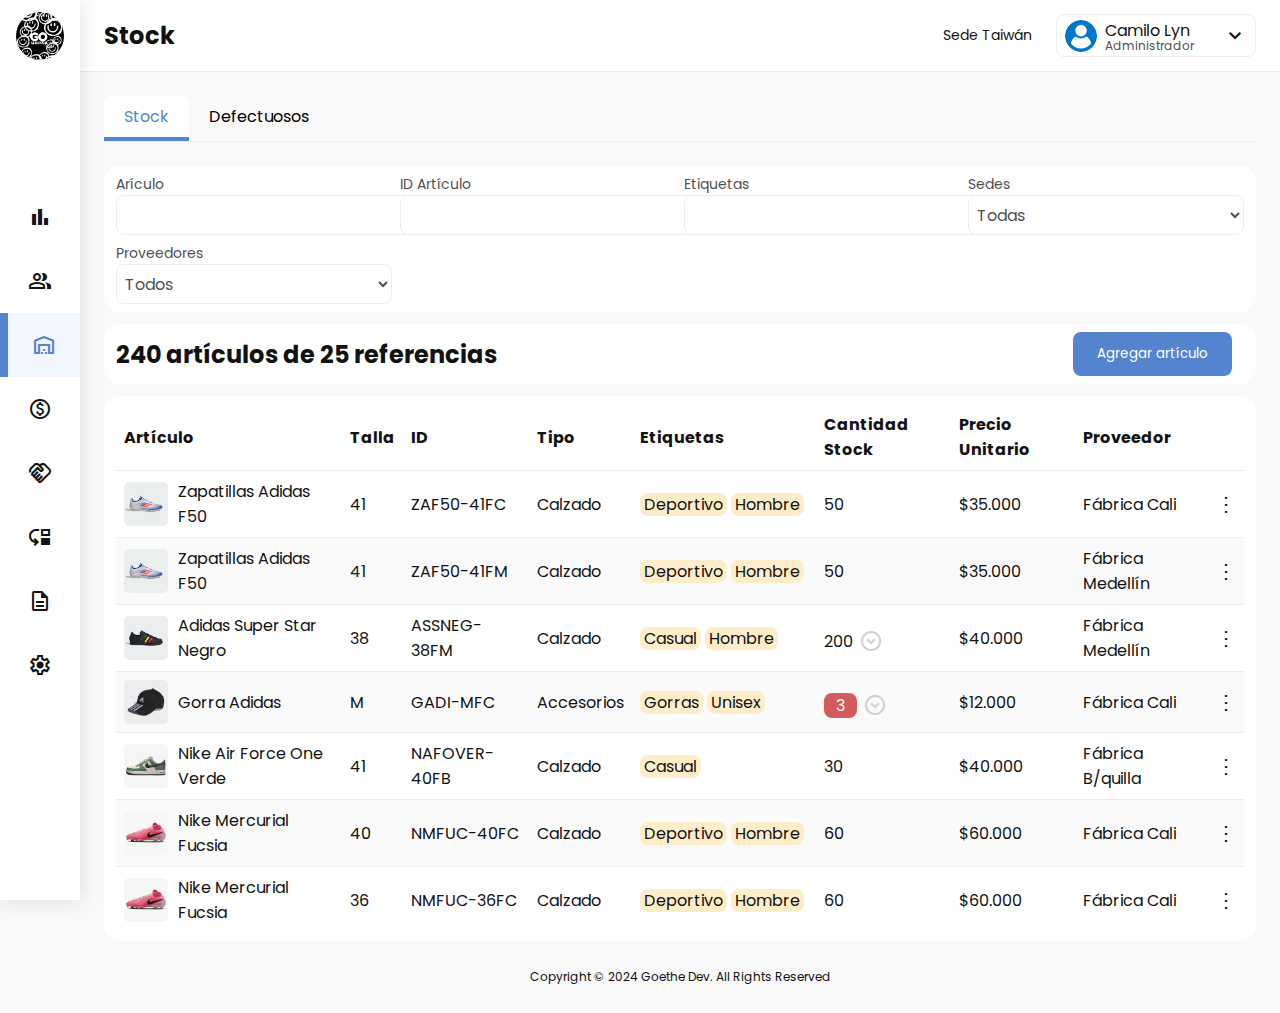
<file: admin/stock.html>
<!DOCTYPE html>
<html lang="en">
<head>
    <meta charset="UTF-8">
    <meta name="viewport" content="width=device-width, initial-scale=1.0">
    <title>admin</title>
    <link rel="stylesheet" href="./main.css">
    <link rel="stylesheet" href="./src/stock.css">
    <link rel="stylesheet" href="https://fonts.googleapis.com/css2?family=Material+Symbols+Outlined:opsz,wght,FILL,GRAD@24,400,0,0" />
</head>
<body>
    <aside class="sidebar shadow">
        <span class="material-symbols-outlined close">close</span>
        <div class="company-info">
            <img src="../src/img/logo.jpg" alt="">
            <h3>Go Shopper Trend</h3>
        </div>

        <div class="sidebar-options">
            <ul>
                <li><a href="./resumen.html" class=""><span class="material-symbols-outlined">bar_chart</span><p>Resumen</p></a></li>
                <li><a href="./clients.html" class=""><span class="material-symbols-outlined">group</span><p>Clientes</p></a></li>
                <li><a href="#" class="option-selected"><span class="material-symbols-outlined">warehouse</span><p>Stock</p></a></li>
                <li><a href="./solds.html" class=""><span class="material-symbols-outlined">paid</span><p>Ventas</p></a></li>
                <li><a href="./remision.html" class=""><span class="material-symbols-outlined">handshake</span><p>Remisiones</p></a></li>
                <li><a href="./traslados.html" class=""><span class="material-symbols-outlined">move_down</span><p>Traslados almacén</p></a></li>
                <li><a href="./inform.html" class=""><span class="material-symbols-outlined">description</span><p>Informes</p></a></li>
                <li><a href="./settings.html" class=""><span class="material-symbols-outlined">settings</span><p>Configuración</p></a></li>
            </ul>

          </div>
    </aside>


    <main class="mainContent">
        <header>
            
            <div>
                <span class="material-symbols-outlined menu-icon">menu</span>
                <h2>Stock</h2>
            </div>

            <div class="info-user">

                <p>Sede Taiwán</p>
                <div class="user-rol">
                    <img src="../src/img/profile.png" alt="user profile foto">
                    <p>Camilo Lyn</p>
                    <p>Administrador</p>
                    <span class="material-symbols-outlined">
                        keyboard_arrow_down
                    </span>
                </div>

                <div class="user-tooltip shadow">
                    <div>
                        <h3>Camilo Lyn</h3>
                        <p>Administrador</p>
                        <p>Sede Taiwán</p>
                    </div>

                    <ul class="option-list">
                        <li><a id="editUser"><span class="material-symbols-outlined">person</span>Perfil</a></li>
                        <li><a id="changeLocation"><span class="material-symbols-outlined">location_on</span>Sede</a></li>
                        <li><a href="../index.html"><span class="material-symbols-outlined">logout</span>Salir</a></li>
                    </ul>

                </div>

            </div>
        </header>

        <section class="container container-stock">
            
            <div class="tabs">
                <button class="tab tab-selected" id="tab-1">Stock</button>
                <button class="tab" id="tab-2">Defectuosos</button>
            </div>

            <section class="tab-content" id="section-1">
                <div class="stock-filters card all-width">
                    <div class="input-busqueda">
                        <label for="">Arículo</label>
                        <input type="text">
                    </div>
                    <div class="input-busqueda">
                        <label for="">ID Artículo</label>
                        <input type="text">
                    </div>
                    <div class="input-busqueda">
                        <label for="">Etiquetas</label>
                        <input type="text" >
                        
                    </div>
                    <div class="input-busqueda">
                        <label for="">Sedes</label>
                        <select class="lista-desplegable">
                            <option value="1">Todas</option>
                            <option value="2">Sede Taiwán</option>
                            <option value="3">Sede Norte</option>
                            <option value="4">Sede Urbanización el Parque</option>
                          </select>  
                    </div>
                    <div class="input-busqueda">
                        <label for="">Proveedores</label>
                        <select class="lista-desplegable">
                            <option value="1">Todos</option>
                            <option value="2">Fábrica Cali</option>
                            <option value="3">Fábrica Medellín</option>
                            <option value="4">Fábrica B/quilla</option>
                          </select>  
                    </div>
                </div>
                <div class="stock-options card all-width">
                    <div>
                        <h2>240 artículos de 25 referencias</h2>
                    </div>
                    <!-- <button class="alert-btn">Artículo defectuoso</button> -->
                    <button class="create-btn">Agregar artículo</button>
                </div>
    
    
                <div class="stock-table card all-width">
                    <table class="stock-table">
                        <thead>
                            <tr>
                                <th>Artículo</th>
                                <th>Talla</th>
                                <th>ID</th>
                                <th>Tipo</th>
                                <th>Etiquetas</th>
                                <th>Cantidad Stock</th>
                                <th>Precio Unitario</th>
                                <th>Proveedor</th>
                                <th></th>
    
                            </tr>
                        </thead>
                        <tbody>
                            <tr>
                                <td class="product-name">
                                    <img src="../src/img/adidas-f50.png" alt="Zapatos Running" class="product-image">
                                    Zapatillas Adidas F50
                                </td>
                                <td>41</td>
                                <td>ZAF50-41FC</td>
                                <td>Calzado</td>
                                <td><span class="etiqueta">Deportivo</span><span class="etiqueta">Hombre</span></td>
                                <td>50</td>
                                <td>$35.000</td>
                                <td>Fábrica Cali</td>
                                <td class="options">
                                    <div class="options-wrapper">
                                        <div class="dots">⋮</div>
                                        <div class="options-popup shadow">
                                          <ul>
                                            <li class="edit-article">Editar</li>
                                            <li class="delete-article">Deshabilitar</li>
                                            <li class="article-details"><a href="./stock-article-detail.html">Ver detalles</a></li>
                                          </ul>
                                        </div>
                                      </div>
                                </td>
                            </tr>
                            <tr>
                                <td class="product-name">
                                    <img src="../src/img/adidas-f50.png" alt="Zapatos Running" class="product-image">
                                    Zapatillas Adidas F50
                                </td>
                                <td>41</td>
                                <td>ZAF50-41FM</td>
                                <td>Calzado</td>
                                <td><span class="etiqueta">Deportivo</span><span class="etiqueta">Hombre</span></td>
                                <td>50</td>
                                <td>$35.000</td>
                                <td>Fábrica Medellín</td>
                                <td class="options">
                                    <div class="options-wrapper">
                                        <div class="dots">⋮</div>
                                        <div class="options-popup shadow">
                                          <ul>
                                            <li class="edit-article">Editar</li>
                                            <li class="delete-article">Deshabilitar</li>
                                            <li class="article-details"><a href="./stock-article-detail.html">Ver detalles</a></li>
                                          </ul>
                                        </div>
                                      </div>
                                </td>
                            </tr>
                            <tr>
                                <td class="product-name">
                                    <img src="../src/img/adidas-superstar.jpg" alt="Camiseta Básica" class="product-image">
                                    Adidas Super Star Negro
                                </td>
                                <td>38</td>
                                <td>ASSNEG-38FM</td>
                                <td>Calzado</td>
                                <td><span class="etiqueta">Casual</span><span class="etiqueta">Hombre</span></td>
                                <td class="cantidad-stock">
                                    <span>200</span>
                                    <div class="options-wrapper">
                                        <span class="material-symbols-outlined flecha-abajo-cantidad">expand_circle_down</span>
                                        <div class="cantidad-popup">
                                            <table class="card shadow all-width">
                                                <tbody>
                                                    <tr>
                                                        <td>Sede Taiwán</td>
                                                        <td>200</td>
                                                    </tr>
                                                    <tr>
                                                        <td>Sede Norte</td>
                                                        <td>40</td>
                                                    </tr>
                                                    <tr>
                                                        <td>Total</td>
                                                        <td>240</td>
                                                    </tr>
                                                </tbody>
                                            </table>
                                        </div>
                                    </div>
                                </td>
                                <td>$40.000</td>
                                <td>Fábrica Medellín</td>
                                <td class="options">
                                    <div class="options-wrapper">
                                        <div class="dots">⋮</div>
                                        <div class="options-popup shadow">
                                          <ul>
                                            <li class="edit-article">Editar</li>
                                            <li class="delete-article">Deshabilitar</li>
                                            <li class="article-details"><a href="./stock-article-detail.html">Ver detalles</a></li>
                                          </ul>
                                        </div>
                                      </div>
                                </td>
                            </tr>
                            <tr>
                                <td class="product-name">
                                    <img src="../src/img/adidas-gorra.jpg" alt="Gorra Casual" class="product-image">
                                    Gorra Adidas
                                </td>
                                <td>M</td>
                                <td>GADI-MFC</td>
                                <td>Accesorios</td>
                                <td><span class="etiqueta">Gorras</span><span class="etiqueta">Unisex</span></td>
                                <td class="cantidad-stock">
                                    <span class="low-existence">3</span>
                                    <div class="options-wrapper">
                                        <span class="material-symbols-outlined flecha-abajo-cantidad">expand_circle_down</span>
                                        <div class="cantidad-popup">
                                            <table class="card shadow all-width">
                                                <tbody>
                                                    <tr>
                                                        <td>Sede Taiwán</td>
                                                        <td><span class="low-existence">3</span></td>
                                                    </tr>
                                                    <tr>
                                                        <td>Sede Norte</td>
                                                        <td>100</td>
                                                    </tr>
                                                    <tr>
                                                        <td>Total</td>
                                                        <td>103</td>
                                                    </tr>
                                                </tbody>
                                            </table>
                                        </div>
                                    </div>
                                </td>
                                <td>$12.000</td>
                                <td>Fábrica Cali</td>
                                <td class="options">
                                    <div class="options-wrapper">
                                        <div class="dots">⋮</div>
                                        <div class="options-popup shadow">
                                          <ul>
                                            <li class="edit-article">Editar</li>
                                            <li class="delete-article">Deshabilitar</li>
                                            <li class="article-details"><a href="./stock-article-detail.html">Ver detalles</a></li>
                                          </ul>
                                        </div>
                                      </div>
                                </td>
                            </tr>
                            <tr>
                                <td class="product-name">
                                    <img src="../src/img/nike-air-froce-one2.jpg" alt="Reloj Inteligente" class="product-image">
                                    Nike Air Force One Verde
                                </td>
                                <td>41</td>
                                <td>NAFOVER-40FB</td>
                                <td>Calzado</td>
                                <td><span class="etiqueta">Casual</span></td>
                                <td>30</td>
                                <td>$40.000</td>
                                <td>Fábrica B/quilla</td>
                                <td class="options">
                                    <div class="options-wrapper">
                                        <div class="dots">⋮</div>
                                        <div class="options-popup shadow">
                                          <ul>
                                            <li class="edit-article">Editar</li>
                                            <li class="delete-article">Deshabilitar</li>
                                            <li class="article-details"><a href="./stock-article-detail.html">Ver detalles</a></li>
                                          </ul>
                                        </div>
                                      </div>
                                </td>
                            </tr>
                            <tr>
                                <td class="product-name">
                                    <img src="../src/img/nike-mercurial.jpg" alt="Sudadera con Capucha" class="product-image">
                                    Nike Mercurial Fucsia
                                </td>
                                <td>40</td>
                                <td>NMFUC-40FC</td>
                                <td>Calzado</td>
                                <td><span class="etiqueta">Deportivo</span><span class="etiqueta">Hombre</span></td>
                                <td>60</td>
                                <td>$60.000</td>
                                <td>Fábrica Cali</td>
                                <td class="options">
                                    <div class="options-wrapper">
                                        <div class="dots">⋮</div>
                                        <div class="options-popup shadow">
                                          <ul>
                                            <li class="edit-article">Editar</li>
                                            <li class="delete-article">Deshabilitar</li>
                                            <li class="article-details"><a href="./stock-article-detail.html">Ver detalles</a></li>
                                          </ul>
                                        </div>
                                      </div>
                                </td>
                            </tr>                        <tr>
                                <td class="product-name">
                                    <img src="../src/img/nike-mercurial.jpg" alt="Sudadera con Capucha" class="product-image">
                                    Nike Mercurial Fucsia
                                </td>
                                <td>36</td>
                                <td>NMFUC-36FC</td>
                                <td>Calzado</td>
                                <td><span class="etiqueta">Deportivo</span><span class="etiqueta">Hombre</span></td>
                                <td>60</td>
                                <td>$60.000</td>
                                <td>Fábrica Cali</td>
                                <td class="options">
                                    <div class="options-wrapper">
                                        <div class="dots">⋮</div>
                                        <div class="options-popup shadow">
                                          <ul>
                                            <li class="edit-article">Editar</li>
                                            <li class="delete-article">Deshabilitar</li>
                                            <li class="article-details"><a href="./stock-article-detail.html">Ver detalles</a></li>
                                          </ul>
                                        </div>
                                      </div>
                                </td>
                            </tr>
                        </tbody>
                    </table>
                </div>
    
            </section>

            <section class="tab-content" id="section-2">
                <div class="stock-filters card all-width">
                    <div class="input-busqueda">
                        <label for="">Arículo</label>
                        <input type="text">
                    </div>
                    <div class="input-busqueda">
                        <label for="">ID Artículo</label>
                        <input type="text">
                    </div>
                    <div class="input-busqueda">
                        <label for="">Etiquetas</label>
                        <input type="text" >
                        
                    </div>
                    <div class="input-busqueda">
                        <label for="">Sedes</label>
                        <select class="lista-desplegable">
                            <option value="0">Seleccionar</option>
                            <option value="1">Todas</option>
                            <option value="2">Sede Taiwán</option>
                            <option value="3">Sede Norte</option>
                            <option value="4">Sede Urbanización el Parque</option>
                          </select>  
                    </div>
                    <div class="input-busqueda">
                        <label for="">Proveedores</label>
                        <select class="lista-desplegable">
                            <option value="0">Seleccionar</option>
                            <option value="1">Todas</option>
                            <option value="2">Fábrica Cali</option>
                            <option value="3">Fábrica Medellín</option>
                            <option value="4">Fábrica B/quilla</option>
                          </select>  
                    </div>
                </div>


                <div class="stock-options card all-width">
                    <div>
                        <h2>240 artículos de 25 referencias</h2>
                    </div>
                    <!-- <button class="alert-btn">Artículo defectuoso</button> -->
                    <button class="create-btn">Agregar artículo</button>
                </div>
    
    
                <div class="stock-table card all-width">

                </div>
    
            </section>
            
        </section>


        <footer>
            <p>Copyright  © 2024 Goethe Dev. All Rights Reserved</p>
        </footer>
    </main>

    <!-- Popup sede -->
    <div class="popup" id="popup">
        <div class="overlay"></div>
        <div class="popup-box small center shadow">
            <h2>Cambiar sede</h2>
            <div class="popup-content">
                <select class="lista-desplegable">
                    <option value="0">Seleccionar</option>
                    <option value="1">Sede Taiwán</option>
                    <option value="2">Sede Norte</option>
                    <option value="3">Sede Urbanización el Parque</option>
                  </select>    
            </div>
            
            <div class="popup-controls">
                <button class="close-btn">Cancelar</button>
                <button class="submit-btn">Ok</button>
            </div>
        </div>
     </div>

     <!-- Popup USER -->
     <div class="popup" id="popup-user">
        <div class="overlay"></div>
        <div class="popup-box small center shadow">
            <h2>Editar perfil</h2>
            <div class="popup-content edit-profile">
                <div class="change-foto">
                    <img src="../src/img/profile.png" alt="">
                    <span class="material-symbols-outlined">edit</span>
                </div> 
                <table>
                    <tbody>
                        <tr>
                            <td>Nombre</td>
                            <td>Camilo Lyn</td>
                        </tr>
                        <tr>
                            <td>Usuario</td>
                            <td>clyn-admin</td>
                        </tr>
                        <tr>
                            <td>Email</td>
                            <td>camilo-lyn@gmail.com</td>
                        </tr>
                        <tr>
                            <td>Teléfono</td>
                            <td>322 407 0716</td>
                        </tr>
                        <tr>
                            <td>Rol</td>
                            <td>admin</td>
                        </tr>
                        <tr>
                            <td>Sedes</td>
                            <td>- Sede Taiwán <br>- Sede Norte <br>- Sede Urbanización el Parque</td>
                        </tr>
                    </tbody>
                </table>

            </div>
            
            <div class="popup-controls">
                <button class="close-btn">Cancelar</button>
                <button class="submit-btn">Ok</button>
            </div>
        </div>
     </div>


     <!-- Popup Edit Article -->
     <div class="popup" id="popup-edit-article">
        <div class="overlay"></div>
        <div class="popup-box big center shadow">
            <h2>Editar artículo</h2>
            <div class="popup-content edit-article">
                <div class="edit-article-photo">
                    <img src="../src/img/nike-air-froce-one2.jpg" alt="">
                    <a href="#">Cambiar imagen</a>   
                </div>
                <div class="edit-article-elements">
                    <h3>NAFOVER-40FB</h3>
                    <div>
                        <div class="input-busqueda">
                            <label for="">Nombre</label>
                            <input type="text">
                        </div>
                    </div>
                    
                    <div class="input-description">
                        <label for="">Descripción</label>
                        <input type="text">
                    </div>
                    <div class="input-busqueda">
                        <label for="">Proveedor</label>
                        <select class="lista-desplegable">
                            <option value="0">Seleccionar</option>
                            <option value="2">Fábrica Cali</option>
                            <option value="3">Fábrica Medellín</option>
                            <option value="4">Fábrica B/quilla</option>
                          </select>  
                    </div>
                    <div class="input-busqueda">
                        <label for="">Stock Mínimo</label>
                        <input type="text">
                    </div>
                    <div class="input-busqueda">
                        <label for="">Garantía</label>
                        <input type="text">
                    </div>

                    <div class="input-busqueda">
                        <label for="">Etiquetas</label>
                        <input type="text">
                    </div>
                </div>

            </div>
            
            <div class="popup-controls">
                <button class="close-btn">Cancelar</button>
                <button class="submit-btn">Ok</button>
            </div>
        </div>
     </div>

     <!-- Popup Deshabilitar  articulo -->
     <div class="popup" id="popup-deshabilitar">
        <div class="overlay"></div>
        <div class="popup-box small center shadow">
            <h2>Deshabilitar artículo</h2>
            <div class="popup-content deshabilitar-articulo">
                <div>
                    <span class="material-symbols-outlined">error</span>
                    <p>¿Estás seguro?</p>  
                </div>
                <p>
                    Si deshabilitas este producto, no estará disponible para la venta, traslado entre sedes ni remisiones.
                </p>
            </div>
            
            <div class="popup-controls">
                <button class="close-btn">Cancelar</button>
                <button class="submit-btn">Ok</button>
            </div>
        </div>
     </div>

    <script src="./main.js"></script>
    <script src="./src/stock.js"></script>
</body>
</html>
</file>
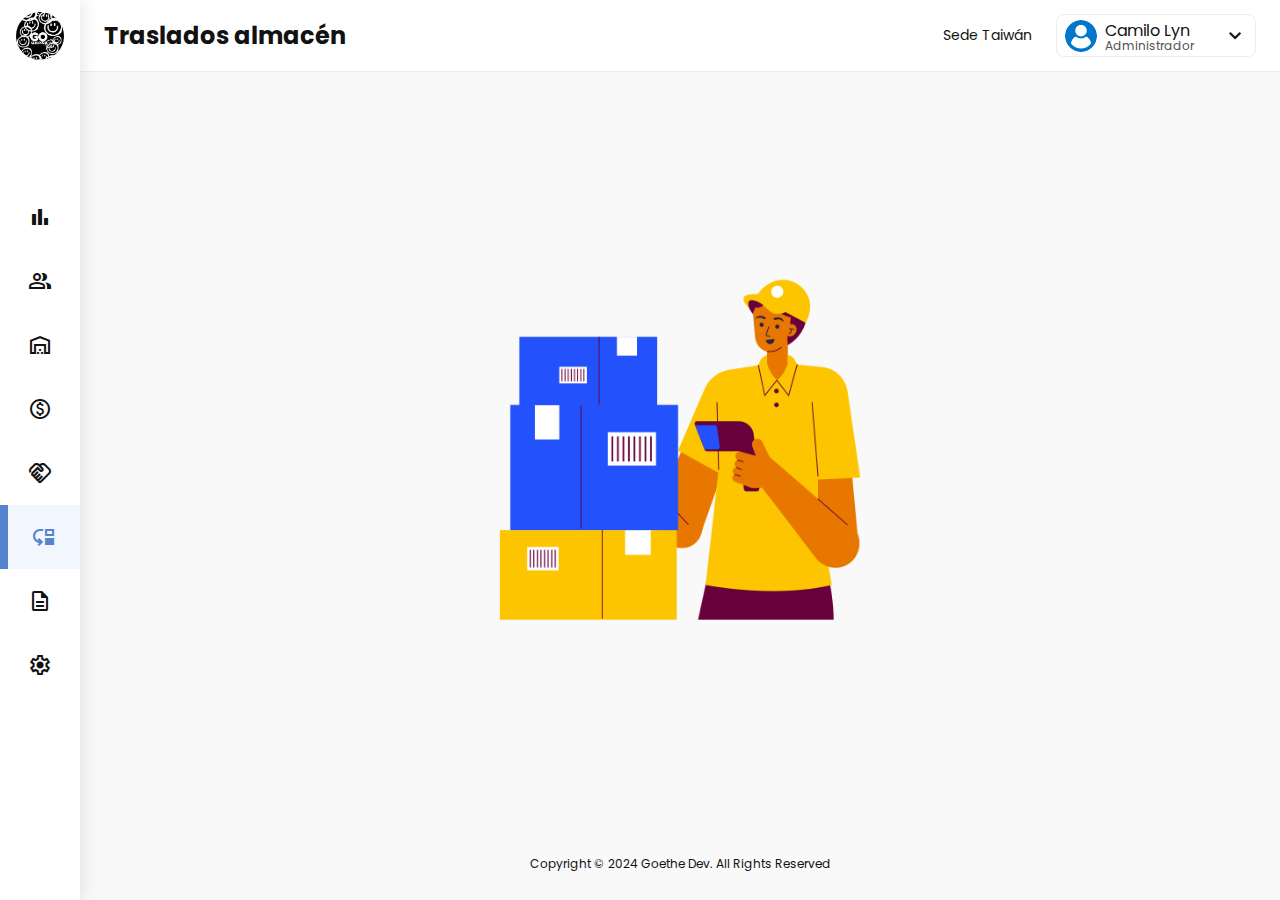
<file: admin/traslados.html>
<!DOCTYPE html>
<html lang="en">
<head>
    <meta charset="UTF-8">
    <meta name="viewport" content="width=device-width, initial-scale=1.0">
    <title>admin</title>
    <link rel="stylesheet" href="./main.css">
    <link rel="stylesheet" href="./src/traslados.css">
    <link rel="stylesheet" href="https://fonts.googleapis.com/css2?family=Material+Symbols+Outlined:opsz,wght,FILL,GRAD@24,400,0,0" />
</head>
<body>
    <aside class="sidebar shadow">
        <span class="material-symbols-outlined close">close</span>
        <div class="company-info">
            <img src="../src/img/logo.jpg" alt="">
            <h3>Go Shopper Trend</h3>
        </div>

        <div class="sidebar-options">
            <ul>
                <li><a href="./resumen.html" class=""><span class="material-symbols-outlined">bar_chart</span><p>Resumen</p></a></li>
                <li><a href="./clients.html" class=""><span class="material-symbols-outlined">group</span><p>Clientes</p></a></li>
                <li><a href="./stock.html" class=""><span class="material-symbols-outlined">warehouse</span><p>Stock</p></a></li>
                <li><a href="./solds.html" class=""><span class="material-symbols-outlined">paid</span><p>Ventas</p></a></li>
                <li><a href="./remision.html" class=""><span class="material-symbols-outlined">handshake</span><p>Remisiones</p></a></li>
                <li><a href="#" class="option-selected"><span class="material-symbols-outlined">move_down</span><p>Traslados almacén</p></a></li>
                <li><a href="./inform.html" class=""><span class="material-symbols-outlined">description</span><p>Informes</p></a></li>
                <li><a href="./settings.html" class=""><span class="material-symbols-outlined">settings</span><p>Configuración</p></a></li>
            </ul>

          </div>
    </aside>


    <main class="mainContent">
        <header>
            
            <div>
                <span class="material-symbols-outlined menu-icon">menu</span>
                <h2>Traslados almacén</h2>
            </div>

            <div class="info-user">

                <p>Sede Taiwán</p>
                <div class="user-rol">
                    <img src="../src/img/profile.png" alt="user profile foto">
                    <p>Camilo Lyn</p>
                    <p>Administrador</p>
                    <span class="material-symbols-outlined">
                        keyboard_arrow_down
                    </span>
                </div>

                <div class="user-tooltip shadow">
                    <div>
                        <h3>Camilo Lyn</h3>
                        <p>Administrador</p>
                        <p>Sede Taiwán</p>
                    </div>

                    <ul class="option-list">
                        <li><a id="editUser"><span class="material-symbols-outlined">person</span>Perfil</a></li>
                        <li><a id="changeLocation"><span class="material-symbols-outlined">location_on</span>Sede</a></li>
                        <li><a href="../index.html"><span class="material-symbols-outlined">logout</span>Salir</a></li>
                    </ul>

                </div>

            </div>
        </header>

        <section class="container container-traslados">
            <img src="../src/img/traslados.png" alt="">
        </section>

        <footer>
            <p>Copyright  © 2024 Goethe Dev. All Rights Reserved</p>
        </footer>
    </main>

    <!-- Popup sede -->
    <div class="popup" id="popup">
        <div class="overlay"></div>
        <div class="popup-box small center shadow">
            <h2>Cambiar sede</h2>
            <div class="popup-content">
                <select class="lista-desplegable">
                    <option value="0">Seleccionar</option>
                    <option value="1">Sede Taiwán</option>
                    <option value="2">Sede Norte</option>
                    <option value="3">Sede Urbanización el Parque</option>
                  </select>    
            </div>
            
            <div class="popup-controls">
                <button class="close-btn">Cancelar</button>
                <button class="submit-btn">Ok</button>
            </div>
        </div>
     </div>

     <!-- Popup USER -->
     <div class="popup" id="popup-user">
        <div class="overlay"></div>
        <div class="popup-box small center shadow">
            <h2>Editar perfil</h2>
            <div class="popup-content edit-profile">
                <div class="change-foto">
                    <img src="../src/img/profile.png" alt="">
                    <span class="material-symbols-outlined">edit</span>
                </div> 
                <table>
                    <tbody>
                        <tr>
                            <td>Nombre</td>
                            <td>Camilo Lyn</td>
                        </tr>
                        <tr>
                            <td>Usuario</td>
                            <td>clyn-admin</td>
                        </tr>
                        <tr>
                            <td>Email</td>
                            <td>camilo-lyn@gmail.com</td>
                        </tr>
                        <tr>
                            <td>Teléfono</td>
                            <td>322 407 0716</td>
                        </tr>
                        <tr>
                            <td>Rol</td>
                            <td>admin</td>
                        </tr>
                        <tr>
                            <td>Sedes</td>
                            <td>- Sede Taiwán <br>- Sede Norte <br>- Sede Urbanización el Parque</td>
                        </tr>
                    </tbody>
                </table>

            </div>
            
            <div class="popup-controls">
                <button class="close-btn">Cancelar</button>
                <button class="submit-btn">Ok</button>
            </div>
        </div>
     </div>

    <script src="./main.js"></script>
</body>
</html>
</file>
<file: admin/main.css>
@import url('https://fonts.googleapis.com/css2?family=PT+Sans:ital,wght@0,400;0,700;1,400;1,700&family=Poppins:ital,wght@0,100;0,200;0,300;0,400;0,500;0,600;0,700;0,800;0,900;1,100;1,200;1,300;1,400;1,500;1,600;1,700;1,800;1,900&display=swap');


*{
    margin: 0;
    padding: 0;
    font-family: "Poppins";
}

::-webkit-scrollbar {
    width: 8px;
  }

  
/* Track */
::-webkit-scrollbar-track {
    background: #ffffff; 
  }
   
  /* Handle */
  ::-webkit-scrollbar-thumb {
    background: #cbcbcb; 
    border-radius: 8px;
  }
  
  /* Handle on hover */
  ::-webkit-scrollbar-thumb:hover {
    background: #999999; 

  }



:root{
    --gray-bg: #F9F9F9;
    --gray-font: #515151;
    --gray-border: #D0D0D0;
    --etiqueta-color: #ffecc8;
    --gray-hover: rgb(237, 237, 237);
    --theme-hover: #f2f7ff;
    --theme-color: #5584CE;
    --theme-color-dark: #40649e;
    --alert-color: rgb(210, 92, 92);
    --alert-color-dark: rgb(169, 71, 71);
    --white: white;
    --black: #121212;
}

a{
    cursor: pointer;
    text-decoration: none;
    color: var(--theme-color);
    text-decoration: underline;
}

label{
    font-size: 14px;
    color: var(--gray-font);
}

input{
    outline: none;
    border: 1px solid var(--gray-hover);
    color: var(--gray-font);
    border-radius: 8px;
    box-sizing: border-box;
    padding: 0 8px;
    font-size: 16px;
}

input:focus{
    outline: none;
    border: 1px solid var(--gray-border);
}

/* ------------------------------------------ */
.card{
    background: var(--white);
    box-sizing: border-box;
    padding: 8px 12px;
    border-radius: 16px;
    overflow-y: auto;
    
}

.etiqueta{
    background: var(--etiqueta-color);
    padding: 0 4px;
    border-radius: 8px;
    cursor: pointer;
    margin-right: 4px;
}

.etiqueta-close:after{
    content: " x";
    font-weight: bold;
}

.low-existence{
    background:var(--alert-color);
    color: var(--white);
    padding: 0 12px;
    border-radius: 8px;
    cursor: pointer;
    display: inline-flex;
    align-items: flex-start;
    justify-content: flex-start;
    column-gap: 4px;

}


.all-width{
    width: 100%;
}

.small{
    max-width: 450px;
}

.big{
    max-width: 1200px;
}

.shadow{
    -webkit-box-shadow: 0px 0px 20px 0px rgba(0,0,0,0.12);
    -moz-box-shadow: 0px 0px 20px 0px rgba(0,0,0,0.12);
    box-shadow: 0px 0px 20px 0px rgba(0,0,0,0.12);
}

.lista-desplegable{
    width: 100%;
    padding: 4px;
    border: 1px solid var(--gray-hover);
    outline: none;
    border-radius: 8px;
    background-color: #fff;
    color: var(--gray-font);
    font-size: 16px;
    cursor: pointer;
    box-sizing: border-box;
}

.lista-desplegable:focus{
    outline: none;
    border-color: var(--gray-border);
}

.center{
    position: absolute;
    top: 50%;
    left: 50%;
    transform: translate(-50%,-50%);
}

.popup{
    position: fixed;
    width: 100%;
    height: 100%;
    z-index: 100;
    opacity: 0;
    top: -100vh;
    left: 0;
}

.popup .overlay{
    position: absolute;
    width: 100%;
    height: 100%;
    background: rgb(0,0,0,0.5);
    top: 0;
    left: 0;
    opacity: 0;
    transition: opacity 0.3s ease;
}

.popup .popup-box{
    width: 95%;
    box-sizing: border-box;
    padding: 24px;
    border-radius: 20px;
    background: var(--white);
    transition: all 0.2s ease;

    display: grid;
    grid-template-rows: auto 1fr auto;
    scale: 0.1;
}

.popup .popup-box h2{
    text-align: center;
    margin-bottom: 12px;
}

.popup .popup-content {
    margin: 12px 0;
    display: flex;
    justify-content: center;
    width: 100%;
    max-height: 64vh;
    overflow-y: auto;
}

.popup .popup-controls{
    margin-top: 12px;
    width: 100%;
    display: flex;
    justify-content: space-between;
}

.alert-btn{
    border-radius: 8px;
    height: 44px;
    box-sizing: border-box;
    display: grid;
    place-items: center;
    padding: 0 24px;
    border: none;
    background: var(--alert-color);
    color: var(--white);
    cursor: pointer;
}



.alert-btn:hover{
    background: var(--alert-color-dark);
}

.create-btn{
    border-radius: 8px;
    height: 44px;
    box-sizing: border-box;
    display: grid;
    place-items: center;
    padding: 0 24px;
    border: none;
    background: var(--theme-color);
    color: var(--white);
    cursor: pointer;
}

.create-btn:hover{
    background: var(--theme-color-dark);
}


.close-btn{
    border-radius: 8px;
    height: 52px;
    box-sizing: border-box;
    display: grid;
    place-items: center;
    padding: 0 24px;
    min-width: 120px;
    border: none;
    background: var(--white);
    color: var(--theme-color);
    cursor: pointer;
}

.close-btn:hover{
    background: var(--gray-hover);
}
.submit-btn{
    border-radius: 8px;
    border: none;
    box-sizing: border-box;
    display: grid;
    place-items: center;
    min-width: 120px;
    height: 52px;
    border: 1px solid var(--theme-color);
    background: var(--theme-color);
    color: var(--white);
    cursor: pointer;
}

.submit-btn:hover{
    background: var(--theme-color-dark);
}


.popup.active{
    opacity: 1;
    top: 0;
    transition: top 0.01s ease;
}

.popup.active .overlay{
    opacity: 1;
    transition: opacity 0.1s ease;
}

.popup.active .popup-box{
    scale: 1;
    transition: all 0.4s ease;
}

/* ----------------------------------------- */
.popup-content.edit-profile{
    display: flex;
    flex-direction: column;
    row-gap: 8px;
    align-items: center;
    position: relative;

}

.edit-profile table{
    width: 100%;
}

.edit-profile td{
    padding: 4px 0;
    vertical-align: top;

}

.edit-profile td:nth-child(1){
    width: 30%;
    text-align: right;
    padding-right: 16px;
    font-weight: bold;
}

.edit-profile td:nth-child(2){

}




.change-foto{
    position: relative;

}

.change-foto img{
    width: 100px;
    aspect-ratio: 1;
    border-radius: 100%;
    box-sizing: border-box;
    border: 4px solid var(--theme-color);
}

.change-foto span{
    background: var(--white);
    color: var(--theme-color);
    scale: 1;
    border-radius: 100%;
    padding: 2px;
    border: var(--theme-color) 2px solid;
    position: absolute;
    right: -2px;
    bottom: 12px;
    cursor: pointer;
}

/* ------------------------------------------ */

body{
    display: grid;
    grid-template-columns: auto 1fr;
    width: 100%;
    height: 100vh;
    background: var(--gray-bg);
    color: var(--black);
    user-select: none;
}
/* ------------------------------------------ */

.sidebar{
    height: 100vh;
    width: 300px;
    background: var(--white);
    position: fixed;
    z-index: 2;
    display: grid;
    grid-template-rows: auto 1fr;
    transition: all 0.2s ease;
    overflow-y: auto;
}

.sidebar .close{
    display: none;
    position: absolute;
    right: 24px;
    top: 24px;
    scale: 1.5;
    cursor: pointer;
}

.company-info{
    width: 100%;
    box-sizing: border-box;
    padding: 24px;
    display: grid;
    place-items: center;
    text-align: center;
}

.company-info img{
    width: 100px;
    aspect-ratio: 1;
    object-fit: cover;
    border-radius: 100%;
    margin-bottom: 8px;
}

.sidebar-options{

    overflow-y: auto;
}

.sidebar-options ul{
    list-style: none;
}

.sidebar-options  li a{
    list-style: none;
    width: 100%;
    background: var(--white);
    display: grid;
    grid-template-columns: auto 1fr;
    column-gap: 8px;
    text-decoration: none;
    font-size: 16px;
    box-sizing: border-box;
    padding: 20px 16px;
    color: var(--black);
}

.sidebar-options a:hover{
    background: var(--gray-hover);
}

.sidebar-options .option-selected{
    background: var(--theme-hover);
    border-left: 8px solid var(--theme-color);
    color: var(--theme-color);
    font-weight: bold;
}

.sidebar-options .option-selected:hover{
    background: var(--theme-hover);
}




/* ------------------------------------------ */



.mainContent{
    height: 100%;
    width: calc(100% - 300px);
    right: 0;
    position: absolute;

}

.mainContent header{
    z-index: 1;
    height: 72px;
    width: calc(100% - 300px);
    box-sizing: border-box;
    padding: 0 24px;
    position: fixed;
    top: 0;
    right: 0;
    background: var(--gray-bg);
    display: flex;
    flex-direction: row;
    justify-content: space-between;
    align-items: center;
    background: var(--white);
    border-bottom: 1px solid var(--gray-hover);
    
}

header > div {
    display: flex;
    align-items: center;
}

header .menu-icon{
    
    display: none;
    cursor: pointer;
    scale: 1.8;
    margin-right: 24px;
}

.info-user{
    display: flex;
    align-items: center;

    > p {
        font-size: 14px;
    }
}

.user-rol{
    display: grid;
    grid-template-columns: auto 1fr auto;
    grid-template-rows: 1fr 1fr;
    width: 100%;
    height: 43px;
    align-items: center;
    width: auto;
    min-width: 200px;
    justify-content: center;
    column-gap: 8px;
    padding: 0 8px;
    box-sizing: border-box;
    cursor: pointer;
    margin-left: 24px;
    font-size: 16px;
    border-radius: 8px;
    border: 1px solid var(--gray-hover) ;

}

.user-rol:hover{
    background: var(--gray-hover);
}

.user-rol img{
    grid-column: 1/2;
    grid-row: 1/3;
    height: 32px;
    aspect-ratio: 1;
    border-radius: 100%;
}

.user-rol p:nth-child(2){
    align-self: self-end;
    line-height: 10px;
}

.user-rol p:nth-child(3){
    color: var(--gray-font);
    font-size: 12px;
    line-height: 0px;

}


.user-rol span{
    grid-column: 3/4;
    grid-row: 1/3;
}

.user-tooltip{
    display: none;
    position: fixed;
    width: auto;
    min-width: 232px;
    height: auto;
    top: 72px;
    right: 24px;
    background: rgb(255, 255, 255);
    border-radius: 16px;
    z-index: 4;

    > div {
        display: none;
    }
}

.option-list{
    list-style: none;
    margin: 16px 0;
}

.option-list li a{

    width: 100%;
    display: block;
    margin: 8px 0;
    display: grid;
    text-decoration: none;
    color: var(--black);
    box-sizing: border-box;
    padding: 8px 12px;
    grid-template-columns: auto 1fr;
    gap: 8px;
}

.option-list a:hover{
    background: var(--gray-hover);
}
/* ---------------------------------------- */

.mainContent .container{
    display: grid;
    box-sizing: border-box;
    padding: 0 24px;
    top: 72px;
    position: relative;
    min-height: calc(100% - 72px*2);
}

.mainContent footer{
    height: 72px;
    width: 100%;
    display: grid;
    place-items: center;
    font-size: 12px;
    box-sizing: border-box;
    padding: 0 24px;
    position: relative;
    transform: translate(0,72px);

}


@media (max-width: 1300px){


    .mainContent{
        width: calc(100% - 80px);
    }

    .mainContent header{
        width: calc(100% - 80px);
    }

    
    .sidebar{
        height: 100vh;
        width: 80px;
        background: var(--white);
        display: grid;
        grid-template-rows: 185px 1fr;
        padding: 0;
    }

    .company-info{
        padding: 0;
        display: grid;
        align-items: flex-start;
        margin-top: 12px;
        margin-bottom: 12px;
    }

    .company-info h3{
        display: none;
    }

    .company-info img{
        width: 48px;
        margin: 0;
    }

    .sidebar-options ul{
        list-style: none;
    }

    .sidebar-options  li a{
        display: grid;
        grid-template-columns: 1fr;
        padding: 20px 0;
        text-align: center;
    }

    .sidebar-options  li a p{
        display: none;
    }



}

@media (max-width: 861px){
    .sidebar{
        display: none;
    }

    
    .mainContent{
        width: 100%;
    }

    .mainContent header{
        width: 100%;
    }

    .info-user > p{
        display: none;
    }

    .user-rol{
        grid-template-columns: 1fr auto;
        grid-template-rows: 1fr;
        min-width: auto;
        gap: 4px;
    } 

    .user-rol p{
        display: none;
    }

    .user-tooltip > div{
        display: block;
        box-sizing: border-box;
        padding: 20px 12px 0px 16px;
        line-height: 20px;
    }

    header .menu-icon{
        display: block;
    }

    .sidebar{
        display: none;
        height: 100vh;
        width: 300px;
    }

    .sidebar .close{
        display: block;
    }

    .company-info{
        width: 100%;
        box-sizing: border-box;
        padding: 24px;
        display: grid;
        place-items: center;
        text-align: center;
    }

    .company-info h3{
        display: inline;
    }


    .company-info img{
        width: 100px;
        aspect-ratio: 1;
        object-fit: cover;
        border-radius: 100%;
        margin-bottom: 8px;
    }

    .sidebar-options  li a{
        list-style: none;
        width: 100%;
        background: var(--white);
        display: grid;
        grid-template-columns: auto 1fr;
        column-gap: 8px;
        text-decoration: none;
        font-size: 16px;
        box-sizing: border-box;
        padding: 20px 16px;
        color: var(--black);
        text-align: start;
    }

    .sidebar-options  li a p{
        display: inline;
    }

    /* .popup{
        display: none;
    } */

    

}
</file>
<file: admin/src/clients.css>
.container-clients{
    display: grid;
    place-items: center;
}

.container-clients img{
    width: 80%;
    max-width: 400px;
    border-radius: 20px;
}
</file>
<file: admin/src/inform.css>
.container-inform{
    display: grid;
    place-items: center;
}

.container-inform img{
    width: 80%;
    max-width: 400px;
    border-radius: 20px;
}
</file>
<file: admin/src/remision.css>
.container-remision{
    display: grid;
    place-items: center;

}

.container-remision img{
    width: 80%;
    max-width: 400px;
    border-radius: 20px;
}
</file>
<file: admin/src/resumen.css>
.container-resumen{
    display: grid;
    place-items: center;
}


.container-resumen img{
    width: 80%;
    max-width: 400px;
    border-radius: 20px;
}
</file>
<file: admin/src/settings.css>
.container-settings{
    display: grid;
    place-items: center;
}

.container-settings img{
    width: 80%;
    max-width: 400px;
    border-radius: 20px;
}
</file>
<file: admin/src/solds.css>
.container-solds{
    display: grid;
    place-items: center;
}

.container-solds img{
    width: 80%;
    max-width: 400px;
    border-radius: 20px;
}
</file>
<file: admin/src/stock.css>
:root{
    --gray-bg: #F9F9F9;
    --gray-font: #515151;
    --gray-border: #D0D0D0;
    --gray-hover: rgb(237, 237, 237);
    --theme-hover: #f2f7ff;
    --theme-color: #5584CE;
    --theme-color-dark: #40649e;
    --alert-color: rgb(210, 92, 92);
    --alert-color-dark: rgb(169, 71, 71);
    --white: white;
    --black: #121212;
}

/* *-------------------- */

.tabs{
    display: flex;
    gap: 0;
    margin: 24px 0;
    border-bottom: 1px solid var(--gray-hover);

}

.tab{
    background: var(--gray-bg);
    border: none;
    font-size: 16px;
    display: inline-flex;
    padding: 8px 20px;
    margin: 0;
    border-top-left-radius: 8px;
    border-top-right-radius: 8px;
    box-sizing: border-box;
}


.tab-selected{
    background: var(--white);
    border-bottom: 4px solid var(--theme-color);
    color: var(--theme-color);
}

.tab:hover{
    background: var(--gray-hover);
    cursor: pointer;
}


.stock-filters{

    display: grid;
    align-items: center;
    gap: 8px;
    grid-template-columns: repeat(auto-fit, minmax(220px,1fr));
    box-sizing: border-box;

}

.input-busqueda{
    display: grid;
    grid-template-rows: auto 40px;
}

.input-fecha{
    background: red;
    max-width: 120px;
}

.input-description{
    display: grid;
    grid-template-rows: auto 100px;
}




.container-stock{
    grid-template-rows: auto 1fr;
    align-items: start;
    padding: 0;
}

.tab-content{
    display: grid;
    width: 100%;
    gap: 12px;
}


.stock-options{
    display: grid;
    grid-template-columns: 1fr auto auto;
    justify-content: flex-end;
    gap: 12px;
    align-items: center;
}

.stock-table{
    width: 100%;
    border-collapse: collapse; 
    overflow-x: auto;
    box-sizing: border-box;
}

.stock-table th, td {
    padding: 8px;
    text-align: left;
}


.stock-table thead tr:first-child{
    border-bottom: 1px solid var(--gray-hover);
}

.stock-table tbody tr:nth-child(even){
    background: rgb(250, 250, 250);
}

.stock-table tbody tr{
    border-bottom: var(--gray-hover) 1px solid;
    vertical-align: center;
}

.stock-table tbody tr:last-child{
    border-bottom: none;
}


.product-name {
    display: flex;
    align-items: center;
}

#section-2{
    display: none;
}


/* ------------------------------- */
.stock-table .expand-down{
    background: red;
    position: relative;
    cursor: pointer;
}

.stock-table .expand-down div table tr{
    background: blue;

 
}



.product-image {
    width: 44px;
    height: 44px;
    object-fit: cover;
    border-radius: 5px;
    margin-right: 10px;
}

.options-wrapper {
    position: relative;
    display: inline-block;
  }

.dots {
    cursor: pointer;
    font-size: 18px;
    text-align: center;
    font-size: 20px;
}

.dots:hover {
    color: #007bff;
}

.options-popup {
    display: none;
    position: absolute;
    background-color: #fff;
    box-sizing: border-box;
    z-index: 1;
    left: -140px;
    top: 0px;
    border-radius: 16px;
    min-width: 115px;
  }

.options-popup ul{
    list-style: none;
    padding: 8px 0;
}  

  .options-popup li{
    padding: 4px 12px;
  }

.options-popup li:hover{
    cursor: pointer;
    background: var(--gray-hover);
}

/* Unidades en todaas las sedes */


.flecha-abajo-cantidad{
    cursor: pointer;
    position: relative;
    top: 6px;
    margin-left: 2px;
    color: var(--gray-border);
}

.flecha-abajo-cantidad:hover{
    color: var(--black);
}

.cantidad-popup {
    display: none;
    position: absolute;
    background-color: #fff;
    box-sizing: border-box;
    z-index: 1;
    left: -160px;
    top: 40px;
    border-radius: 16px;
    min-width: 200px;
  }

  .cantidad-popup table tr td{
    background: var(--white)
  }

  .cantidad-popup table tr:last-child{
    font-weight: bold;
  }

  .article-details a{
    color: var(--black);
    text-decoration: none;
  }


  /* ----------------------------------- */

.popup-content.edit-article{
    display: grid;
    grid-template-columns: 1fr 3fr;
    box-sizing: border-box;
    padding: 24px;
    gap: 40px;
    align-items: center;
}

.edit-article-photo{
    display: grid;
    justify-content: center;
    text-align: center;
    gap: 12px;
}

.edit-article-photo img{
    width: 100%;
    border-radius: 8px;
    border: 1px solid var(--gray-border);
    min-width: 230px;
}


.edit-article-elements{
    display: grid;
    gap: 12px;
    grid-template-columns: 1fr 1fr;
    grid-template-rows: auto 1fr auto 1fr 1fr 1fr;

    h3{
        grid-column: 1 / 3;
    }

    div:nth-child(2){
        grid-column: 1 / 3;
        grid-row: 2 / 3;
    }
    div:nth-child(3){
        grid-column: 1 / 3;
        grid-row: 3 / 4;
    }
    div:nth-child(4){
        grid-column: 1 / 3;
        grid-row: 4 / 5;
    }
    div:nth-child(5){
        grid-column: 1 / 2;
        grid-row: 5 / 6;
    }
    div:nth-child(6){
        grid-column: 2 / 3;
        grid-row: 5 / 6;
    }
    div:nth-child(7){
        grid-column: 1 / 3;
        grid-row: 6 / 7;
    }

}



.edit-name{
    display: flex;
    column-gap: 8px;
    align-items: flex-end;
    color: var(--gray-font);
    font-size: 14px;

}

/* ---------------------- */
.popup-content.deshabilitar-articulo{
    display: grid;
    justify-content: center;
    gap: 12px;

    div{
        text-align: center;
        font-size: 20px;
        font-weight: bold;
        color: var(--alert-color);

        span{
            scale: 1.2;
        }
    }

    p{
        text-align: center;
    }

}


/* @media (max-width: 1300px){

} */


@media (max-width: 880px){
    .stock-options{
        grid-template-columns: auto auto;
        justify-content: space-between;
    }
    .stock-options div{
        display: none;
    }

    .popup-content.edit-article{
        display: grid;
        grid-template-columns: 1fr;
        padding: 8px;
    }

    .edit-article-photo img{
        width: 230px;
    }

    .edit-article-elements{
        display: grid;
        gap: 12px;
        grid-template-columns: 1fr;
        grid-template-rows: auto 1fr auto 1fr 1fr 1fr 1fr;
    
        h3{
            grid-column: 1 / 2;
        }
    
        div:nth-child(2){
            grid-column: 1 / 2;
            grid-row: 2 / 3;
        }
        div:nth-child(3){
            grid-column: 1 / 2;
            grid-row: 3 / 4;
        }
        div:nth-child(4){
            grid-column: 1 / 2;
            grid-row: 4 / 5;
        }
        div:nth-child(5){
            grid-column: 1 / 2;
            grid-row: 5 / 6;
        }
        div:nth-child(6){
            grid-column: 1 / 2;
            grid-row: 6 / 7;
        }
        div:nth-child(7){
            grid-column: 1 / 2;
            grid-row: 7 / 8;
        }
    
    }
}
</file>
<file: admin/src/stock-article-details.css>
:root{
    --gray-bg: #F9F9F9;
    --gray-font: #515151;
    --gray-border: #D0D0D0;
    --gray-hover: rgb(237, 237, 237);
    --theme-hover: #f2f7ff;
    --theme-color: #5584CE;
    --theme-color-dark: #40649e;
    --alert-color: rgb(210, 92, 92);
    --alert-color-dark: rgb(169, 71, 71);
    --white: white;
    --black: #121212;
}

/* *-------------------- */
#section-2{
    display: none;
}


.container-detalle-articulo{
    display: grid;
    grid-template-rows: auto auto 1fr;
    align-items: start;
    margin-top: 24px;
    padding: 0;
}

.container-detalle-articulo > div:first-child a{

    display: inline-flex;
    box-sizing: border-box;
    padding: 8px 0;
    align-items: center;
    text-decoration: none;
    font-size: 16px;

}

.tab-content{
    display: grid;
    width: 100%;
    gap: 12px;
}







/* ------------------------------- */
.stock-table .expand-down{
    background: red;
    position: relative;
    cursor: pointer;
}

.stock-table .expand-down div table tr{
    background: blue;

 
}



.product-image {
    width: 44px;
    height: 44px;
    object-fit: cover;
    border-radius: 5px;
    margin-right: 10px;
}

.options-wrapper {
    position: relative;
    display: inline-block;
  }

.dots {
    cursor: pointer;
    font-size: 18px;
    text-align: center;
    font-size: 20px;
}

.dots:hover {
    color: #007bff;
}

.options-popup {
    display: none;
    position: absolute;
    background-color: #fff;
    box-sizing: border-box;
    z-index: 1;
    left: -140px;
    top: 0px;
    border-radius: 16px;
    min-width: 115px;
  }

.options-popup ul{
    list-style: none;
    padding: 8px 0;
}  

  .options-popup li{
    padding: 4px 12px;
  }

.options-popup li:hover{
    cursor: pointer;
    background: var(--gray-hover);
}

/* Unidades en todaas las sedes */


.flecha-abajo-cantidad{
    cursor: pointer;
    position: relative;
    top: 6px;
    margin-left: 2px;
    color: var(--gray-border);
}

.flecha-abajo-cantidad:hover{
    color: var(--black);
}

.cantidad-popup {
    display: none;
    position: absolute;
    background-color: #fff;
    box-sizing: border-box;
    z-index: 1;
    left: -160px;
    top: 40px;
    border-radius: 16px;
    min-width: 200px;
  }

  .cantidad-popup table tr td{
    background: var(--white)
  }

  .cantidad-popup table tr:last-child{
    font-weight: bold;
  }

  .article-details a{
    color: var(--black);
    text-decoration: none;
  }


  /* ----------------------------------- */

.popup-content.edit-article{
    display: grid;
    grid-template-columns: 1fr 3fr;
    box-sizing: border-box;
    padding: 24px;
    gap: 40px;
    align-items: center;
}

.edit-article-photo{
    display: grid;
    justify-content: center;
    text-align: center;
    gap: 12px;
}

.edit-article-photo img{
    width: 100%;
    border-radius: 8px;
    border: 1px solid var(--gray-border);
    min-width: 230px;
}


.edit-article-elements{
    display: grid;
    gap: 12px;
    grid-template-columns: 1fr 1fr;
    grid-template-rows: auto 1fr auto 1fr 1fr 1fr;

    h3{
        grid-column: 1 / 3;
    }

    div:nth-child(2){
        grid-column: 1 / 3;
        grid-row: 2 / 3;
    }
    div:nth-child(3){
        grid-column: 1 / 3;
        grid-row: 3 / 4;
    }
    div:nth-child(4){
        grid-column: 1 / 3;
        grid-row: 4 / 5;
    }
    div:nth-child(5){
        grid-column: 1 / 2;
        grid-row: 5 / 6;
    }
    div:nth-child(6){
        grid-column: 2 / 3;
        grid-row: 5 / 6;
    }
    div:nth-child(7){
        grid-column: 1 / 3;
        grid-row: 6 / 7;
    }

}



.edit-name{
    display: flex;
    column-gap: 8px;
    align-items: flex-end;
    color: var(--gray-font);
    font-size: 14px;

}

/* ---------------------- */
.popup-content.deshabilitar-articulo{
    display: grid;
    justify-content: center;
    gap: 12px;

    div{
        text-align: center;
        font-size: 20px;
        font-weight: bold;
        color: var(--alert-color);

        span{
            scale: 1.2;
        }
    }

    p{
        text-align: center;
    }

}


/* @media (max-width: 1300px){

} */


@media (max-width: 880px){
    .stock-options{
        grid-template-columns: auto auto;
        justify-content: space-between;
    }
    .stock-options div{
        display: none;
    }

    .popup-content.edit-article{
        display: grid;
        grid-template-columns: 1fr;
        padding: 8px;
    }

    .edit-article-photo img{
        width: 230px;
    }

    .edit-article-elements{
        display: grid;
        gap: 12px;
        grid-template-columns: 1fr;
        grid-template-rows: auto 1fr auto 1fr 1fr 1fr 1fr;
    
        h3{
            grid-column: 1 / 2;
        }
    
        div:nth-child(2){
            grid-column: 1 / 2;
            grid-row: 2 / 3;
        }
        div:nth-child(3){
            grid-column: 1 / 2;
            grid-row: 3 / 4;
        }
        div:nth-child(4){
            grid-column: 1 / 2;
            grid-row: 4 / 5;
        }
        div:nth-child(5){
            grid-column: 1 / 2;
            grid-row: 5 / 6;
        }
        div:nth-child(6){
            grid-column: 1 / 2;
            grid-row: 6 / 7;
        }
        div:nth-child(7){
            grid-column: 1 / 2;
            grid-row: 7 / 8;
        }
    
    }
}
</file>
<file: admin/src/traslados.css>
.container-traslados{
    display: grid;
    place-items: center;
}

.container-traslados img{
    width: 80%;
    max-width: 450px;
    border-radius: 20px;
}
</file>
